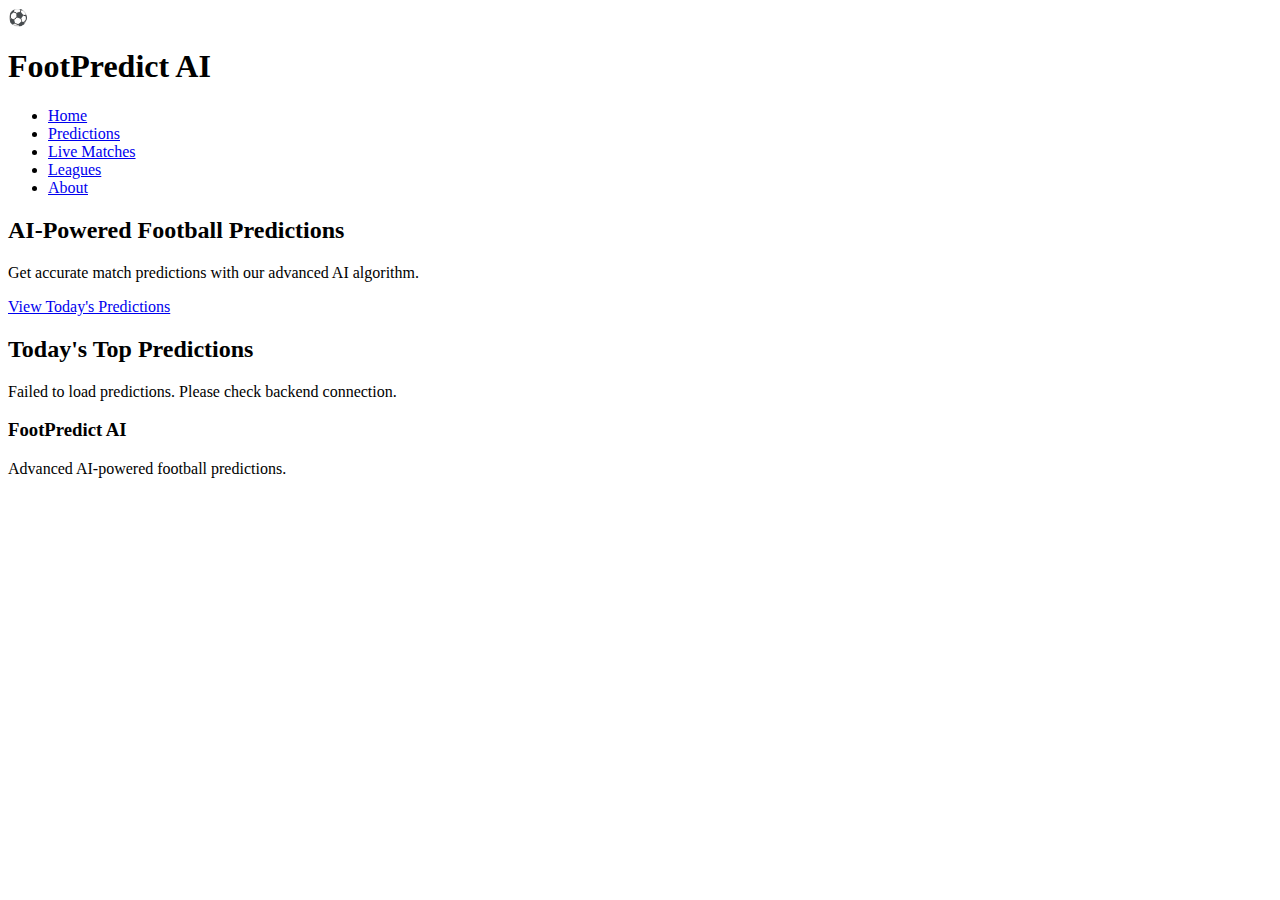
<file: index.html>
<!DOCTYPE html>
<html lang="en">
<head>
    <meta charset="UTF-8">
    <meta name="viewport" content="width=device-width, initial-scale=1.0">
    <title>FootPredict AI - Smart Football Predictions</title>
    <link rel="stylesheet" href="css/style.css">
</head>
<body>
    <header>
        <div class="container">
            <div class="header-content">
                <div class="logo">
                    <div class="logo-icon">⚽</div>
                    <h1>FootPredict AI</h1>
                </div>
                <nav>
                    <ul>
                        <li><a href="index.html" class="active">Home</a></li>
                        <li><a href="predictions.html">Predictions</a></li>
                        <li><a href="live-matches.html">Live Matches</a></li>
                        <li><a href="leagues.html">Leagues</a></li>
                        <li><a href="about.html">About</a></li>
                    </ul>
                </nav>
            </div>
        </div>
    </header>

    <section class="hero">
        <div class="container">
            <h2>AI-Powered Football Predictions</h2>
            <p>Get accurate match predictions with our advanced AI algorithm.</p>
            <a href="predictions.html" class="cta-button">View Today's Predictions</a>
        </div>
    </section>
    <div id=container>
        <div class="container">
        <section id="predictions">
            <div class="section-header">
                <h2 class="section-title">Today's Top Predictions</h2>
            </div>
        
    </div>
        <div id=top-predictions-container class="container">
            <p> wait a moment...</p>
        </div>
                                            
    
    <footer>
        <div class="container">
            <div class="footer-content">
                <div class="footer-section">
                    <h3>FootPredict AI</h3>
                    <p>Advanced AI-powered football predictions.</p>
                </div>
            </div>
        </div>
    </footer>

    <script src="js/main.js"></script>
    <script src="js/home.js"></script>
</body>
                                                                          </html>
</file>
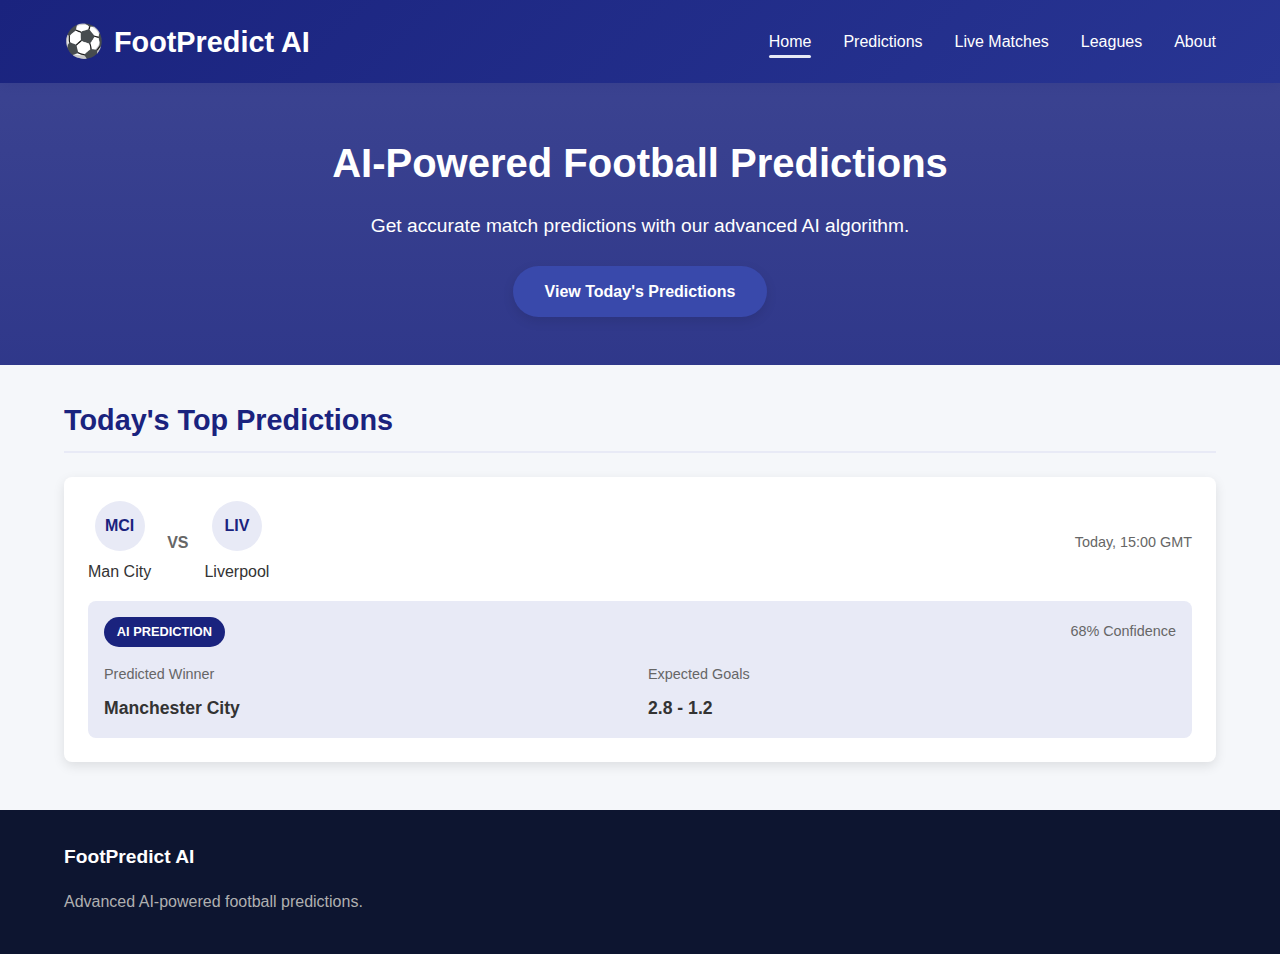
<file: frontend/index.html>
<!DOCTYPE html>
<html lang="en">
<head>
    <meta charset="UTF-8">
    <meta name="viewport" content="width=device-width, initial-scale=1.0">
    <title>FootPredict AI - Smart Football Predictions</title>
    <link rel="stylesheet" href="css/style.css">
</head>
<body>
    <header>
        <div class="container">
            <div class="header-content">
                <div class="logo">
                    <div class="logo-icon">⚽</div>
                    <h1>FootPredict AI</h1>
                </div>
                <nav>
                    <ul>
                        <li><a href="index.html" class="active">Home</a></li>
                        <li><a href="predictions.html">Predictions</a></li>
                        <li><a href="live-matches.html">Live Matches</a></li>
                        <li><a href="leagues.html">Leagues</a></li>
                        <li><a href="about.html">About</a></li>
                    </ul>
                </nav>
            </div>
        </div>
    </header>

    <section class="hero">
        <div class="container">
            <h2>AI-Powered Football Predictions</h2>
            <p>Get accurate match predictions with our advanced AI algorithm.</p>
            <a href="predictions.html" class="cta-button">View Today's Predictions</a>
        </div>
    </section>

    <div class="container">
        <section id="predictions">
            <div class="section-header">
                <h2 class="section-title">Today's Top Predictions</h2>
            </div>
            
            <div class="card">
                <div class="card-header">
                    <div class="match-teams">
                        <div class="team">
                            <div class="team-logo">MCI</div>
                            <div class="team-name">Man City</div>
                        </div>
                        <div class="vs">VS</div>
                        <div class="team">
                            <div class="team-logo">LIV</div>
                            <div class="team-name">Liverpool</div>
                        </div>
                    </div>
                    <div class="match-time">Today, 15:00 GMT</div>
                </div>
                
                <div class="prediction-section">
                    <div class="prediction-header">
                        <div class="ai-badge">AI PREDICTION</div>
                        <div class="accuracy">68% Confidence</div>
                    </div>
                    <div class="prediction-details">
                        <div class="prediction-item">
                            <div class="prediction-label">Predicted Winner</div>
                            <div class="prediction-value">Manchester City</div>
                        </div>
                        <div class="prediction-item">
                            <div class="prediction-label">Expected Goals</div>
                            <div class="prediction-value">2.8 - 1.2</div>
                        </div>
                    </div>
                </div>
            </div>
        </section>
    </div>

    <footer>
        <div class="container">
            <div class="footer-content">
                <div class="footer-section">
                    <h3>FootPredict AI</h3>
                    <p>Advanced AI-powered football predictions.</p>
                </div>
            </div>
        </div>
    </footer>

    <script src="js/main.js"></script>
</body>
                                                                          </html>
</file>
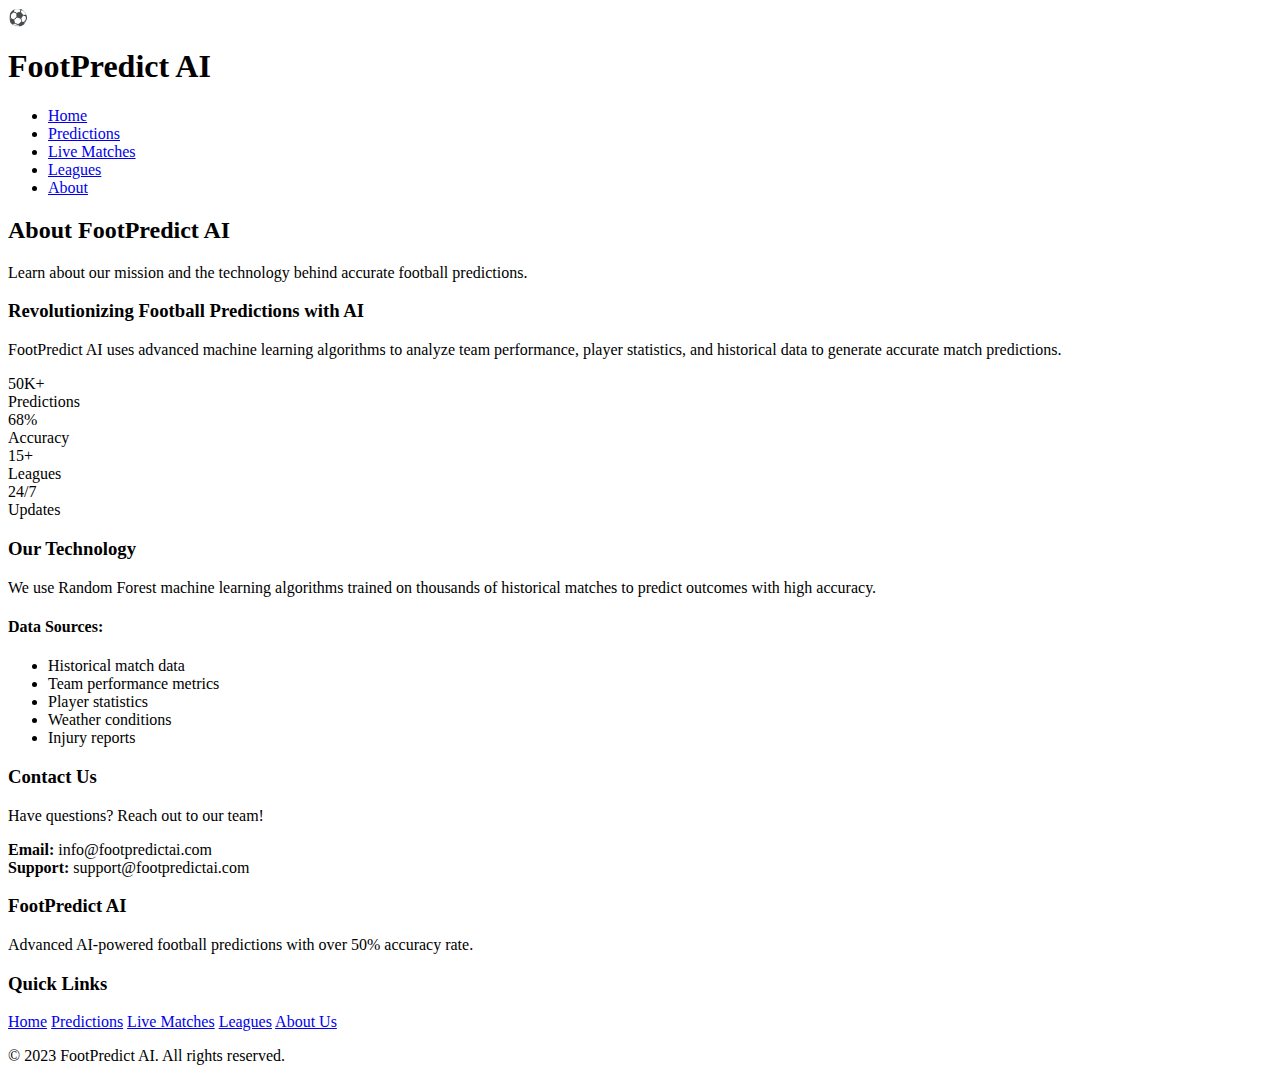
<file: about.html>
<!DOCTYPE html>
<html lang="en">
<head>
    <meta charset="UTF-8">
    <meta name="viewport" content="width=device-width, initial-scale=1.0">
    <title>About - FootPredict AI</title>
    <link rel="stylesheet" href="css/style.css">
</head>
<body>
    <header>
        <div class="container">
            <div class="header-content">
                <div class="logo">
                    <div class="logo-icon">⚽</div>
                    <h1>FootPredict AI</h1>
                </div>
                <nav>
                    <ul>
                        <li><a href="index.html">Home</a></li>
                        <li><a href="predictions.html">Predictions</a></li>
                        <li><a href="live-matches.html">Live Matches</a></li>
                        <li><a href="leagues.html">Leagues</a></li>
                        <li><a href="about.html" class="active">About</a></li>
                    </ul>
                </nav>
            </div>
        </div>
    </header>

    <section class="page-hero">
        <div class="container">
            <h2>About FootPredict AI</h2>
            <p>Learn about our mission and the technology behind accurate football predictions.</p>
        </div>
    </section>

    <div class="container">
        <section id="about-us">
            <div class="card">
                <h3>Revolutionizing Football Predictions with AI</h3>
                <p>FootPredict AI uses advanced machine learning algorithms to analyze team performance, player statistics, and historical data to generate accurate match predictions.</p>
                
                <div class="stats-grid">
                    <div class="stat-card">
                        <div class="stat-value">50K+</div>
                        <div class="stat-label">Predictions</div>
                    </div>
                    <div class="stat-card">
                        <div class="stat-value">68%</div>
                        <div class="stat-label">Accuracy</div>
                    </div>
                    <div class="stat-card">
                        <div class="stat-value">15+</div>
                        <div class="stat-label">Leagues</div>
                    </div>
                    <div class="stat-card">
                        <div class="stat-value">24/7</div>
                        <div class="stat-label">Updates</div>
                    </div>
                </div>
            </div>
        </section>

        <section id="technology">
            <div class="card">
                <h3>Our Technology</h3>
                <p>We use Random Forest machine learning algorithms trained on thousands of historical matches to predict outcomes with high accuracy.</p>
                
                <h4>Data Sources:</h4>
                <ul>
                    <li>Historical match data</li>
                    <li>Team performance metrics</li>
                    <li>Player statistics</li>
                    <li>Weather conditions</li>
                    <li>Injury reports</li>
                </ul>
            </div>
        </section>

        <section id="contact">
            <div class="card">
                <h3>Contact Us</h3>
                <p>Have questions? Reach out to our team!</p>
                
                <div class="contact-info">
                    <div class="contact-item">
                        <strong>Email:</strong> info@footpredictai.com
                    </div>
                    <div class="contact-item">
                        <strong>Support:</strong> support@footpredictai.com
                    </div>
                </div>
            </div>
        </section>
    </div>

    <footer>
        <div class="container">
            <div class="footer-content">
                <div class="footer-section">
                    <h3>FootPredict AI</h3>
                    <p>Advanced AI-powered football predictions with over 50% accuracy rate.</p>
                </div>
                <div class="footer-section">
                    <h3>Quick Links</h3>
                    <a href="index.html">Home</a>
                    <a href="predictions.html">Predictions</a>
                    <a href="live-matches.html">Live Matches</a>
                    <a href="leagues.html">Leagues</a>
                    <a href="about.html">About Us</a>
                </div>
            </div>
            <div class="copyright">
                <p>&copy; 2023 FootPredict AI. All rights reserved.</p>
            </div>
        </div>
    </footer>

    <script src="js/main.js"></script>
    <script src="config.js"></script>
</body>
                      </html>
</file>
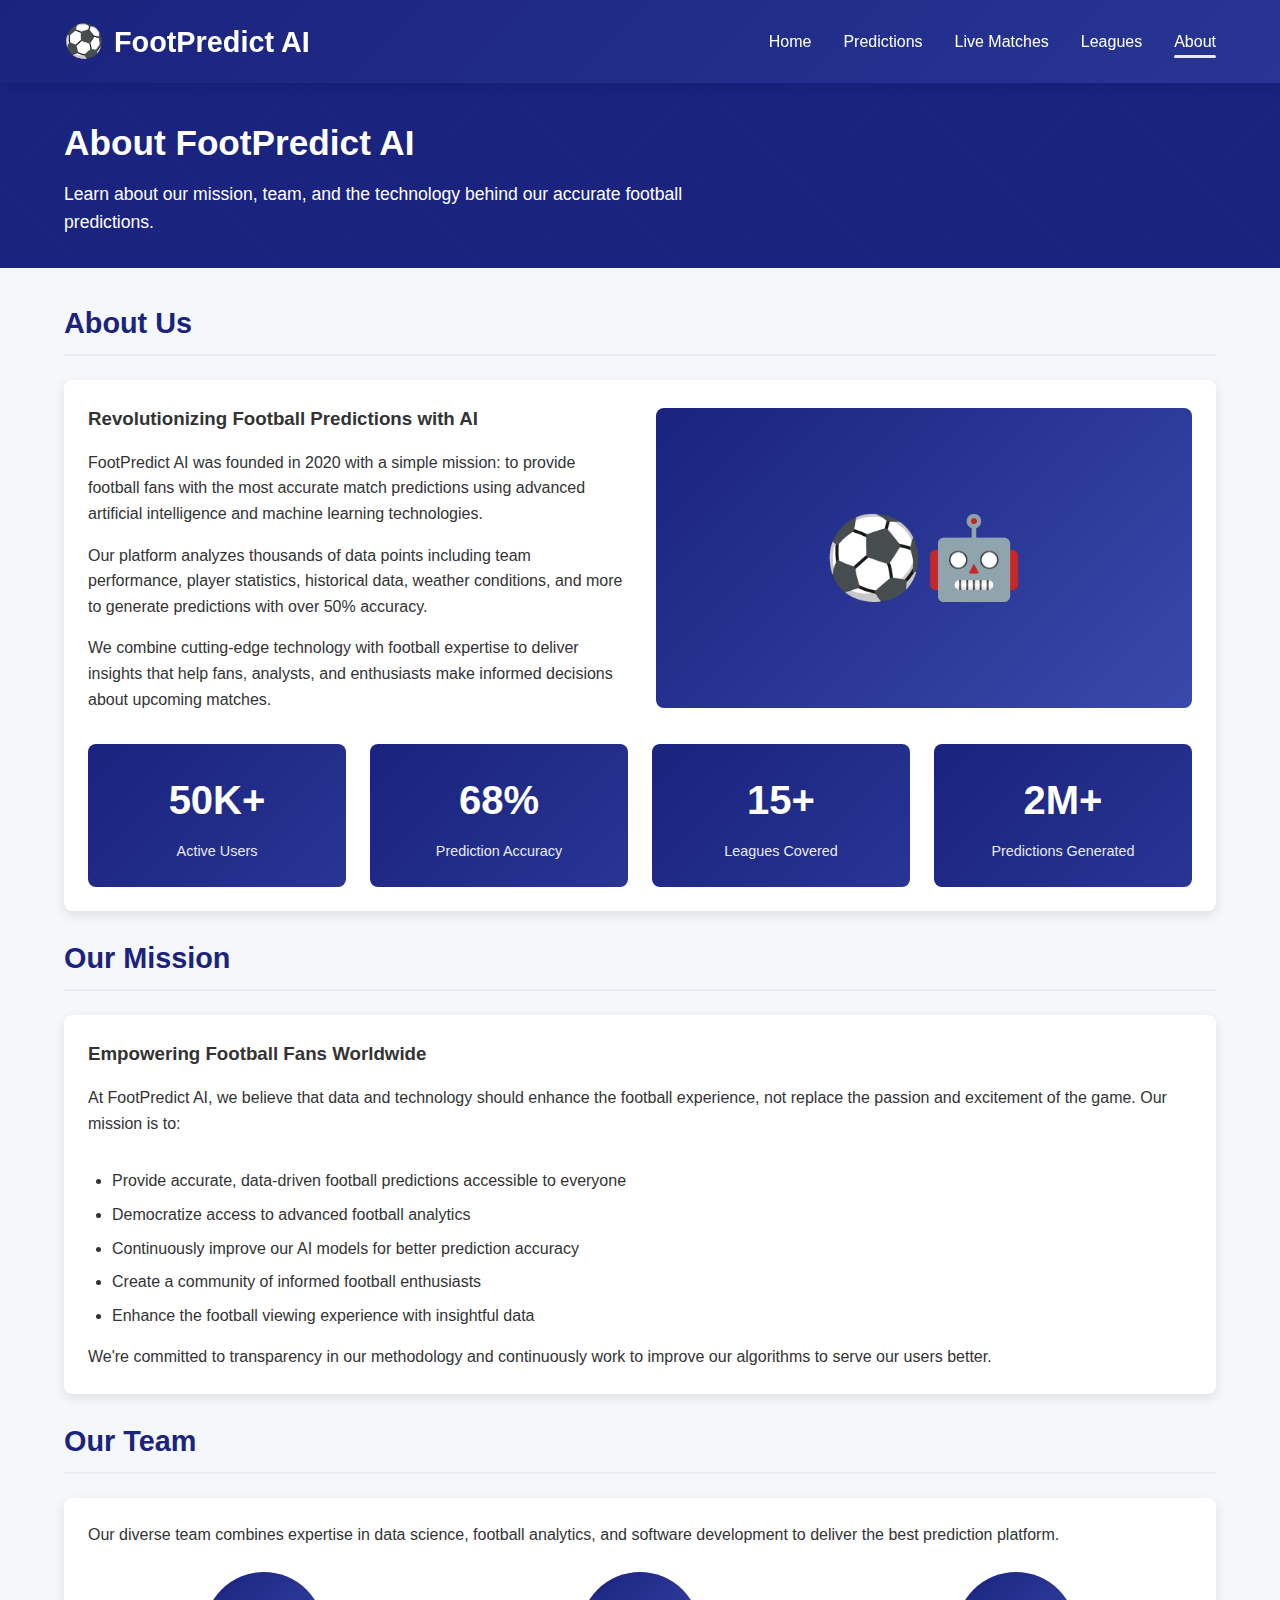
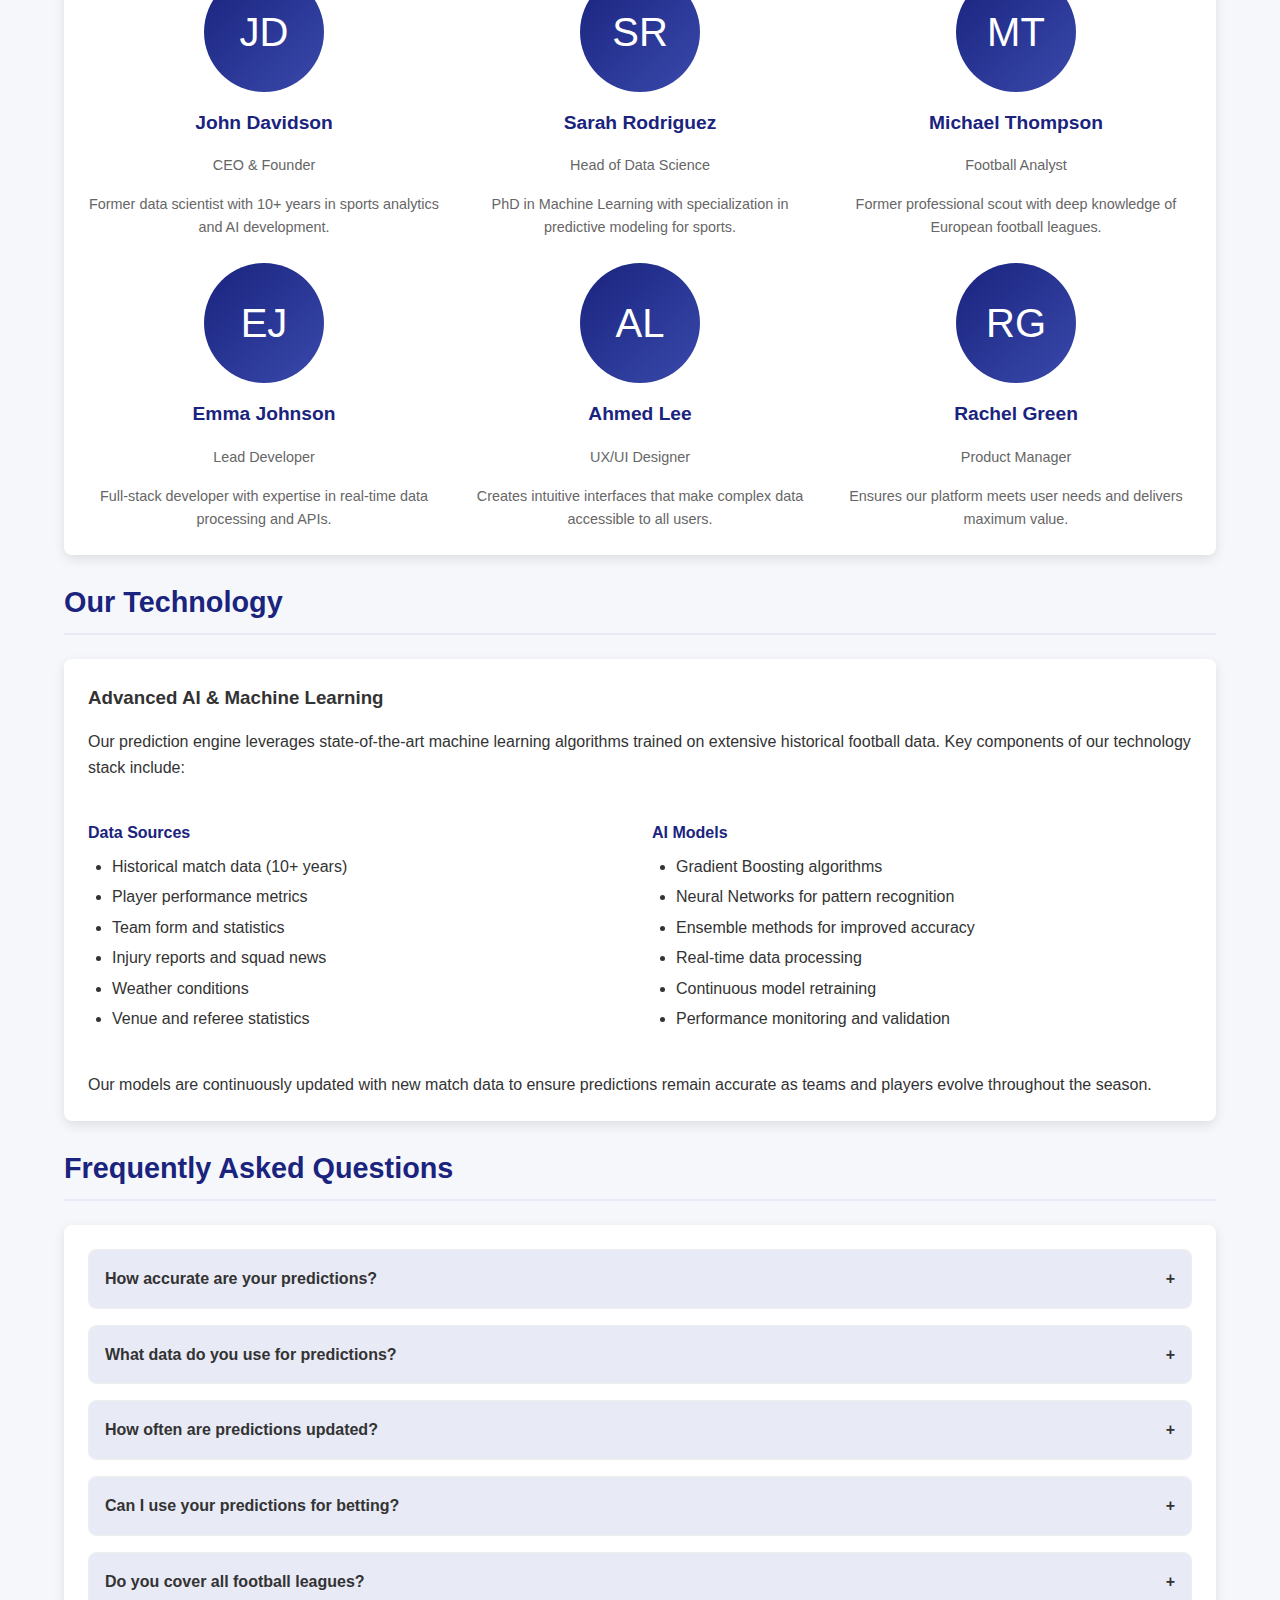
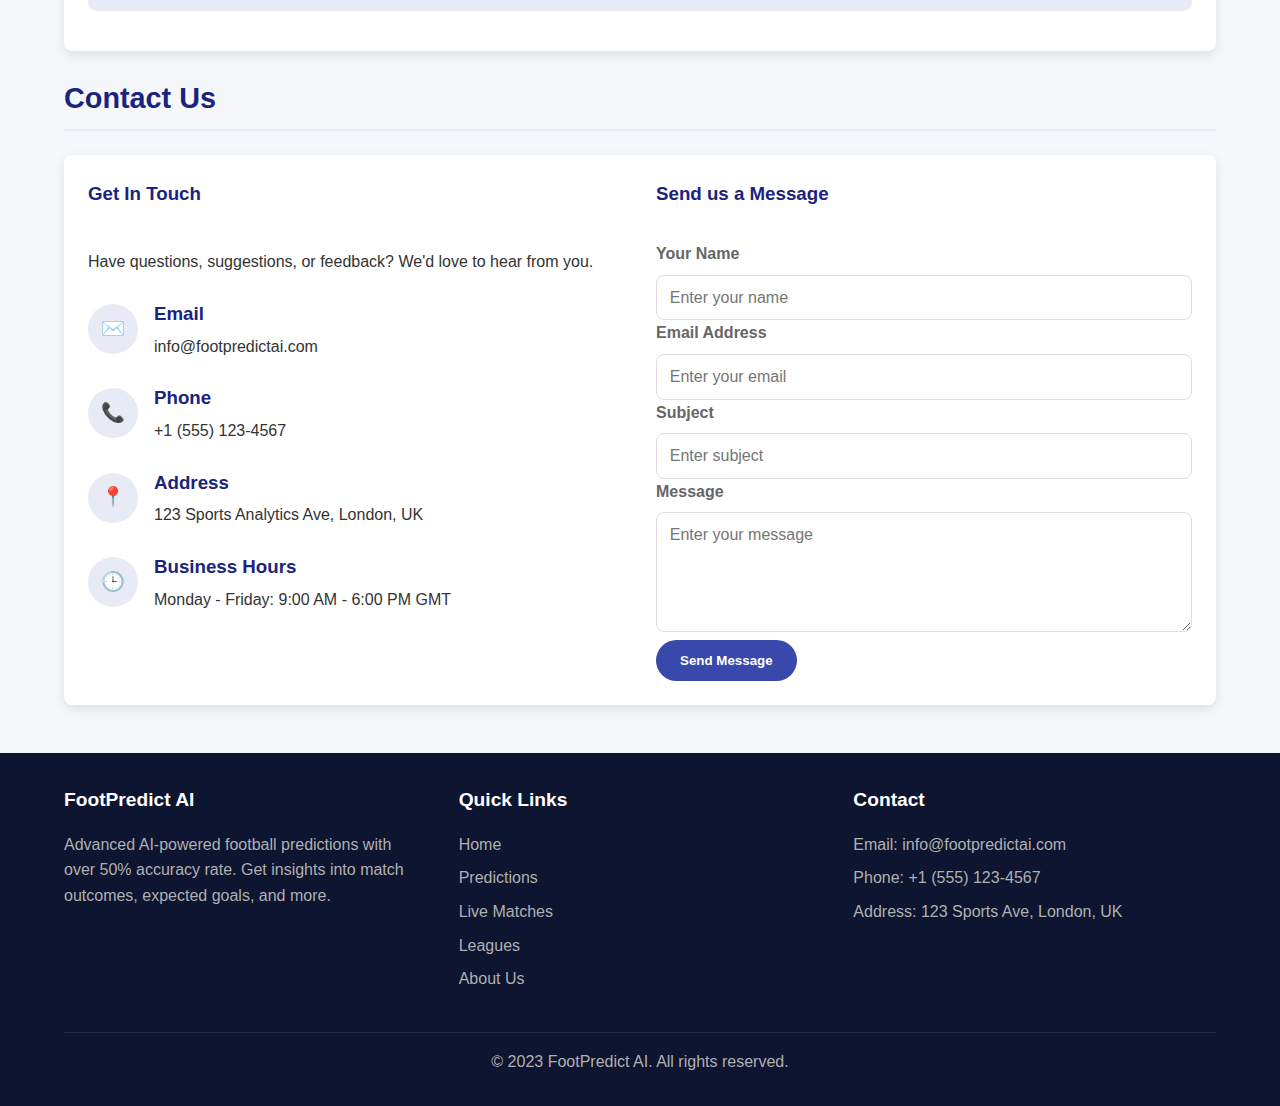
<file: About.html>
<!DOCTYPE html>
<html lang="en">
<head>
    <meta charset="UTF-8">
    <meta name="viewport" content="width=device-width, initial-scale=1.0">
    <title>About Us - FootPredict AI</title>
    <style>
        :root {
            --primary: #1a237e;
            --secondary: #283593;
            --accent: #3949ab;
            --light: #e8eaf6;
            --dark: #0d1530;
            --success: #4caf50;
            --warning: #ff9800;
            --danger: #f44336;
            --text: #333;
            --text-light: #666;
            --white: #fff;
            --shadow: 0 4px 12px rgba(0,0,0,0.1);
            --radius: 8px;
        }

        * {
            margin: 0;
            padding: 0;
            box-sizing: border-box;
            font-family: 'Segoe UI', Tahoma, Geneva, Verdana, sans-serif;
        }

        body {
            background-color: #f5f7fa;
            color: var(--text);
            line-height: 1.6;
        }

        header {
            background: linear-gradient(135deg, var(--primary), var(--secondary));
            color: var(--white);
            padding: 1rem 0;
            box-shadow: var(--shadow);
            position: sticky;
            top: 0;
            z-index: 100;
        }

        .container {
            width: 90%;
            max-width: 1200px;
            margin: 0 auto;
        }

        .header-content {
            display: flex;
            justify-content: space-between;
            align-items: center;
        }

        .logo {
            display: flex;
            align-items: center;
            gap: 10px;
        }

        .logo h1 {
            font-size: 1.8rem;
            font-weight: 700;
        }

        .logo-icon {
            font-size: 2rem;
        }

        nav ul {
            display: flex;
            list-style: none;
            gap: 2rem;
        }

        nav a {
            color: var(--white);
            text-decoration: none;
            font-weight: 500;
            transition: all 0.3s ease;
            padding: 0.5rem 0;
            position: relative;
        }

        nav a:hover {
            color: var(--light);
        }

        nav a.active::after {
            content: '';
            position: absolute;
            bottom: 0;
            left: 0;
            width: 100%;
            height: 3px;
            background-color: var(--light);
            border-radius: 3px;
        }

        .page-hero {
            background: linear-gradient(rgba(26, 35, 126, 0.85), rgba(26, 35, 126, 0.9)), url('data:image/svg+xml;utf8,<svg xmlns="http://www.w3.org/2000/svg" width="100" height="100" viewBox="0 0 100 100"><rect width="100" height="100" fill="%231a237e"/><path d="M0 0L100 100M100 0L0 100" stroke="%23283593" stroke-width="1"/></svg>');
            color: var(--white);
            padding: 2rem 0;
            margin-bottom: 2rem;
        }

        .page-hero h2 {
            font-size: 2.2rem;
            margin-bottom: 0.5rem;
        }

        .page-hero p {
            font-size: 1.1rem;
            max-width: 700px;
        }

        .section-header {
            margin-bottom: 1.5rem;
            padding-bottom: 0.5rem;
            border-bottom: 2px solid var(--light);
        }

        .section-title {
            font-size: 1.8rem;
            color: var(--primary);
            font-weight: 700;
        }

        .card {
            background-color: var(--white);
            border-radius: var(--radius);
            box-shadow: var(--shadow);
            padding: 1.5rem;
            margin-bottom: 1.5rem;
            transition: transform 0.3s ease;
        }

        .card:hover {
            transform: translateY(-5px);
        }

        .about-content {
            display: grid;
            grid-template-columns: 1fr 1fr;
            gap: 2rem;
            align-items: center;
        }

        .about-text {
            display: flex;
            flex-direction: column;
            gap: 1rem;
        }

        .about-image {
            width: 100%;
            height: 300px;
            background: linear-gradient(135deg, var(--primary), var(--accent));
            border-radius: var(--radius);
            display: flex;
            align-items: center;
            justify-content: center;
            color: var(--white);
            font-size: 5rem;
        }

        .stats-grid {
            display: grid;
            grid-template-columns: repeat(4, 1fr);
            gap: 1.5rem;
            margin-top: 2rem;
        }

        .stat-card {
            background: linear-gradient(135deg, var(--primary), var(--secondary));
            color: var(--white);
            padding: 1.5rem;
            border-radius: var(--radius);
            text-align: center;
            display: flex;
            flex-direction: column;
            gap: 0.5rem;
        }

        .stat-value {
            font-size: 2.5rem;
            font-weight: 700;
        }

        .stat-label {
            font-size: 0.9rem;
            opacity: 0.9;
        }

        .team-grid {
            display: grid;
            grid-template-columns: repeat(3, 1fr);
            gap: 1.5rem;
            margin-top: 1.5rem;
        }

        .team-member {
            display: flex;
            flex-direction: column;
            align-items: center;
            text-align: center;
            gap: 1rem;
        }

        .member-photo {
            width: 120px;
            height: 120px;
            border-radius: 50%;
            background: linear-gradient(135deg, var(--primary), var(--accent));
            display: flex;
            align-items: center;
            justify-content: center;
            color: var(--white);
            font-size: 2.5rem;
        }

        .member-name {
            font-size: 1.2rem;
            font-weight: 700;
            color: var(--primary);
        }

        .member-role {
            color: var(--text-light);
            font-size: 0.9rem;
        }

        .member-bio {
            font-size: 0.9rem;
            color: var(--text-light);
        }

        .faq-item {
            margin-bottom: 1rem;
            border: 1px solid #eee;
            border-radius: var(--radius);
            overflow: hidden;
        }

        .faq-question {
            background-color: var(--light);
            padding: 1rem;
            font-weight: 600;
            cursor: pointer;
            display: flex;
            justify-content: space-between;
            align-items: center;
        }

        .faq-answer {
            padding: 1rem;
            background-color: var(--white);
            display: none;
        }

        .faq-item.active .faq-answer {
            display: block;
        }

        .contact-grid {
            display: grid;
            grid-template-columns: 1fr 1fr;
            gap: 2rem;
        }

        .contact-info {
            display: flex;
            flex-direction: column;
            gap: 1.5rem;
        }

        .contact-item {
            display: flex;
            align-items: center;
            gap: 1rem;
        }

        .contact-icon {
            width: 50px;
            height: 50px;
            background-color: var(--light);
            border-radius: 50%;
            display: flex;
            align-items: center;
            justify-content: center;
            color: var(--primary);
            font-size: 1.2rem;
        }

        .contact-details h3 {
            margin-bottom: 0.3rem;
            color: var(--primary);
        }

        .contact-form {
            display: flex;
            flex-direction: column;
            gap: 1rem;
        }

        .form-group {
            display: flex;
            flex-direction: column;
            gap: 0.5rem;
        }

        .form-group label {
            font-weight: 600;
            color: var(--text-light);
        }

        .form-control {
            padding: 0.8rem;
            border: 1px solid #ddd;
            border-radius: var(--radius);
            font-size: 1rem;
        }

        .form-control:focus {
            outline: none;
            border-color: var(--accent);
        }

        textarea.form-control {
            min-height: 120px;
            resize: vertical;
        }

        .submit-btn {
            background-color: var(--accent);
            color: var(--white);
            border: none;
            padding: 0.8rem 1.5rem;
            border-radius: 30px;
            cursor: pointer;
            font-weight: 600;
            transition: all 0.3s ease;
            margin-top: 0.5rem;
        }

        .submit-btn:hover {
            background-color: var(--primary);
            transform: translateY(-2px);
        }

        footer {
            background-color: var(--dark);
            color: var(--white);
            padding: 2rem 0;
            margin-top: 3rem;
        }

        .footer-content {
            display: grid;
            grid-template-columns: repeat(3, 1fr);
            gap: 2rem;
        }

        .footer-section h3 {
            margin-bottom: 1rem;
            font-size: 1.2rem;
        }

        .footer-section p, .footer-section a {
            color: #b0b0b0;
            margin-bottom: 0.5rem;
            display: block;
            text-decoration: none;
        }

        .footer-section a:hover {
            color: var(--white);
        }

        .copyright {
            text-align: center;
            margin-top: 2rem;
            padding-top: 1rem;
            border-top: 1px solid rgba(255,255,255,0.1);
            color: #b0b0b0;
        }

        .loading {
            text-align: center;
            padding: 2rem;
            color: var(--text-light);
        }

        .spinner {
            border: 4px solid rgba(0, 0, 0, 0.1);
            border-left-color: var(--primary);
            border-radius: 50%;
            width: 40px;
            height: 40px;
            animation: spin 1s linear infinite;
            margin: 0 auto 1rem;
        }

        @keyframes spin {
            to { transform: rotate(360deg); }
        }

        @media (max-width: 768px) {
            .header-content {
                flex-direction: column;
                gap: 1rem;
            }

            nav ul {
                gap: 1rem;
            }

            .page-hero h2 {
                font-size: 1.8rem;
            }

            .about-content {
                grid-template-columns: 1fr;
            }

            .stats-grid {
                grid-template-columns: repeat(2, 1fr);
            }

            .team-grid {
                grid-template-columns: 1fr;
            }

            .contact-grid {
                grid-template-columns: 1fr;
            }

            .footer-content {
                grid-template-columns: 1fr;
            }
        }
    </style>
</head>
<body>
    <header>
        <div class="container">
            <div class="header-content">
                <div class="logo">
                    <div class="logo-icon">⚽</div>
                    <h1>FootPredict AI</h1>
                </div>
                <nav>
                    <ul>
                        <li><a href="index.html">Home</a></li>
                        <li><a href="predictions.html">Predictions</a></li>
                        <li><a href="live-matches.html">Live Matches</a></li>
                        <li><a href="leagues.html">Leagues</a></li>
                        <li><a href="about.html" class="active">About</a></li>
                    </ul>
                </nav>
            </div>
        </div>
    </header>

    <section class="page-hero">
        <div class="container">
            <h2>About FootPredict AI</h2>
            <p>Learn about our mission, team, and the technology behind our accurate football predictions.</p>
        </div>
    </section>

    <div class="container">
        <section id="about-us">
            <div class="section-header">
                <h2 class="section-title">About Us</h2>
            </div>

            <div class="card">
                <div class="about-content">
                    <div class="about-text">
                        <h3>Revolutionizing Football Predictions with AI</h3>
                        <p>FootPredict AI was founded in 2020 with a simple mission: to provide football fans with the most accurate match predictions using advanced artificial intelligence and machine learning technologies.</p>
                        <p>Our platform analyzes thousands of data points including team performance, player statistics, historical data, weather conditions, and more to generate predictions with over 50% accuracy.</p>
                        <p>We combine cutting-edge technology with football expertise to deliver insights that help fans, analysts, and enthusiasts make informed decisions about upcoming matches.</p>
                    </div>
                    <div class="about-image">
                        ⚽🤖
                    </div>
                </div>

                <div class="stats-grid">
                    <div class="stat-card">
                        <div class="stat-value">50K+</div>
                        <div class="stat-label">Active Users</div>
                    </div>
                    <div class="stat-card">
                        <div class="stat-value">68%</div>
                        <div class="stat-label">Prediction Accuracy</div>
                    </div>
                    <div class="stat-card">
                        <div class="stat-value">15+</div>
                        <div class="stat-label">Leagues Covered</div>
                    </div>
                    <div class="stat-card">
                        <div class="stat-value">2M+</div>
                        <div class="stat-label">Predictions Generated</div>
                    </div>
                </div>
            </div>
        </section>

        <section id="our-mission">
            <div class="section-header">
                <h2 class="section-title">Our Mission</h2>
            </div>

            <div class="card">
                <div class="about-text">
                    <h3>Empowering Football Fans Worldwide</h3>
                    <p>At FootPredict AI, we believe that data and technology should enhance the football experience, not replace the passion and excitement of the game. Our mission is to:</p>
                    <ul style="padding-left: 1.5rem; margin-top: 1rem;">
                        <li style="margin-bottom: 0.5rem;">Provide accurate, data-driven football predictions accessible to everyone</li>
                        <li style="margin-bottom: 0.5rem;">Democratize access to advanced football analytics</li>
                        <li style="margin-bottom: 0.5rem;">Continuously improve our AI models for better prediction accuracy</li>
                        <li style="margin-bottom: 0.5rem;">Create a community of informed football enthusiasts</li>
                        <li>Enhance the football viewing experience with insightful data</li>
                    </ul>
                    <p>We're committed to transparency in our methodology and continuously work to improve our algorithms to serve our users better.</p>
                </div>
            </div>
        </section>

        <section id="our-team">
            <div class="section-header">
                <h2 class="section-title">Our Team</h2>
            </div>

            <div class="card">
                <p style="margin-bottom: 1.5rem;">Our diverse team combines expertise in data science, football analytics, and software development to deliver the best prediction platform.</p>
                
                <div class="team-grid">
                    <div class="team-member">
                        <div class="member-photo">JD</div>
                        <div class="member-name">John Davidson</div>
                        <div class="member-role">CEO & Founder</div>
                        <div class="member-bio">Former data scientist with 10+ years in sports analytics and AI development.</div>
                    </div>
                    <div class="team-member">
                        <div class="member-photo">SR</div>
                        <div class="member-name">Sarah Rodriguez</div>
                        <div class="member-role">Head of Data Science</div>
                        <div class="member-bio">PhD in Machine Learning with specialization in predictive modeling for sports.</div>
                    </div>
                    <div class="team-member">
                        <div class="member-photo">MT</div>
                        <div class="member-name">Michael Thompson</div>
                        <div class="member-role">Football Analyst</div>
                        <div class="member-bio">Former professional scout with deep knowledge of European football leagues.</div>
                    </div>
                    <div class="team-member">
                        <div class="member-photo">EJ</div>
                        <div class="member-name">Emma Johnson</div>
                        <div class="member-role">Lead Developer</div>
                        <div class="member-bio">Full-stack developer with expertise in real-time data processing and APIs.</div>
                    </div>
                    <div class="team-member">
                        <div class="member-photo">AL</div>
                        <div class="member-name">Ahmed Lee</div>
                        <div class="member-role">UX/UI Designer</div>
                        <div class="member-bio">Creates intuitive interfaces that make complex data accessible to all users.</div>
                    </div>
                    <div class="team-member">
                        <div class="member-photo">RG</div>
                        <div class="member-name">Rachel Green</div>
                        <div class="member-role">Product Manager</div>
                        <div class="member-bio">Ensures our platform meets user needs and delivers maximum value.</div>
                    </div>
                </div>
            </div>
        </section>

        <section id="technology">
            <div class="section-header">
                <h2 class="section-title">Our Technology</h2>
            </div>

            <div class="card">
                <div class="about-text">
                    <h3>Advanced AI & Machine Learning</h3>
                    <p>Our prediction engine leverages state-of-the-art machine learning algorithms trained on extensive historical football data. Key components of our technology stack include:</p>
                    
                    <div style="display: grid; grid-template-columns: 1fr 1fr; gap: 1.5rem; margin-top: 1.5rem;">
                        <div>
                            <h4 style="color: var(--primary); margin-bottom: 0.5rem;">Data Sources</h4>
                            <ul style="padding-left: 1.5rem;">
                                <li style="margin-bottom: 0.3rem;">Historical match data (10+ years)</li>
                                <li style="margin-bottom: 0.3rem;">Player performance metrics</li>
                                <li style="margin-bottom: 0.3rem;">Team form and statistics</li>
                                <li style="margin-bottom: 0.3rem;">Injury reports and squad news</li>
                                <li style="margin-bottom: 0.3rem;">Weather conditions</li>
                                <li>Venue and referee statistics</li>
                            </ul>
                        </div>
                        <div>
                            <h4 style="color: var(--primary); margin-bottom: 0.5rem;">AI Models</h4>
                            <ul style="padding-left: 1.5rem;">
                                <li style="margin-bottom: 0.3rem;">Gradient
                                Boosting algorithms</li>
                                <li style="margin-bottom: 0.3rem;">Neural Networks for pattern recognition</li>
                                <li style="margin-bottom: 0.3rem;">Ensemble methods for improved accuracy</li>
                                <li style="margin-bottom: 0.3rem;">Real-time data processing</li>
                                <li style="margin-bottom: 0.3rem;">Continuous model retraining</li>
                                <li>Performance monitoring and validation</li>
                            </ul>
                        </div>
                    </div>
                    
                    <p style="margin-top: 1.5rem;">Our models are continuously updated with new match data to ensure predictions remain accurate as teams and players evolve throughout the season.</p>
                </div>
            </div>
        </section>

        <section id="faq">
            <div class="section-header">
                <h2 class="section-title">Frequently Asked Questions</h2>
            </div>

            <div class="card">
                <div class="faq-item">
                    <div class="faq-question">
                        <span>How accurate are your predictions?</span>
                        <span>+</span>
                    </div>
                    <div class="faq-answer">
                        <p>Our AI models consistently achieve over 50% accuracy in predicting match outcomes, which is significantly higher than random guessing (33%). For certain leagues and match types, our accuracy can reach 68% or higher.</p>
                    </div>
                </div>

                <div class="faq-item">
                    <div class="faq-question">
                        <span>What data do you use for predictions?</span>
                        <span>+</span>
                    </div>
                    <div class="faq-answer">
                        <p>We analyze hundreds of data points including team form, player performance, head-to-head records, injuries, weather conditions, and historical trends. Our models process this data to generate probabilistic predictions.</p>
                    </div>
                </div>

                <div class="faq-item">
                    <div class="faq-question">
                        <span>How often are predictions updated?</span>
                        <span>+</span>
                    </div>
                    <div class="faq-answer">
                        <p>Predictions are updated in real-time as new information becomes available, such as team news, lineup announcements, and changing weather conditions. We recommend checking back close to match time for the most accurate predictions.</p>
                    </div>
                </div>

                <div class="faq-item">
                    <div class="faq-question">
                        <span>Can I use your predictions for betting?</span>
                        <span>+</span>
                    </div>
                    <div class="faq-answer">
                        <p>While our predictions are designed to be accurate, we do not encourage or endorse gambling. Our service is intended for informational and entertainment purposes only. Please gamble responsibly and within your means.</p>
                    </div>
                </div>

                <div class="faq-item">
                    <div class="faq-question">
                        <span>Do you cover all football leagues?</span>
                        <span>+</span>
                    </div>
                    <div class="faq-answer">
                        <p>We currently cover 15+ major leagues including Premier League, La Liga, Serie A, Bundesliga, Ligue 1, and Champions League. We're continuously expanding our coverage to include more leagues and competitions.</p>
                    </div>
                </div>
            </div>
        </section>

        <section id="contact">
            <div class="section-header">
                <h2 class="section-title">Contact Us</h2>
            </div>

            <div class="card">
                <div class="contact-grid">
                    <div class="contact-info">
                        <h3 style="color: var(--primary); margin-bottom: 1rem;">Get In Touch</h3>
                        <p>Have questions, suggestions, or feedback? We'd love to hear from you.</p>
                        
                        <div class="contact-item">
                            <div class="contact-icon">✉️</div>
                            <div class="contact-details">
                                <h3>Email</h3>
                                <p>info@footpredictai.com</p>
                            </div>
                        </div>
                        
                        <div class="contact-item">
                            <div class="contact-icon">📞</div>
                            <div class="contact-details">
                                <h3>Phone</h3>
                                <p>+1 (555) 123-4567</p>
                            </div>
                        </div>
                        
                        <div class="contact-item">
                            <div class="contact-icon">📍</div>
                            <div class="contact-details">
                                <h3>Address</h3>
                                <p>123 Sports Analytics Ave, London, UK</p>
                            </div>
                        </div>
                        
                        <div class="contact-item">
                            <div class="contact-icon">🕒</div>
                            <div class="contact-details">
                                <h3>Business Hours</h3>
                                <p>Monday - Friday: 9:00 AM - 6:00 PM GMT</p>
                            </div>
                        </div>
                    </div>
                    
                    <div class="contact-form">
                        <h3 style="color: var(--primary); margin-bottom: 1rem;">Send us a Message</h3>
                        <form id="contactForm">
                            <div class="form-group">
                                <label for="name">Your Name</label>
                                <input type="text" id="name" class="form-control" placeholder="Enter your name">
                            </div>
                            
                            <div class="form-group">
                                <label for="email">Email Address</label>
                                <input type="email" id="email" class="form-control" placeholder="Enter your email">
                            </div>
                            
                            <div class="form-group">
                                <label for="subject">Subject</label>
                                <input type="text" id="subject" class="form-control" placeholder="Enter subject">
                            </div>
                            
                            <div class="form-group">
                                <label for="message">Message</label>
                                <textarea id="message" class="form-control" placeholder="Enter your message"></textarea>
                            </div>
                            
                            <button type="submit" class="submit-btn">Send Message</button>
                        </form>
                    </div>
                </div>
            </div>
        </section>
    </div>

    <footer>
        <div class="container">
            <div class="footer-content">
                <div class="footer-section">
                    <h3>FootPredict AI</h3>
                    <p>Advanced AI-powered football predictions with over 50% accuracy rate. Get insights into match outcomes, expected goals, and more.</p>
                </div>
                <div class="footer-section">
                    <h3>Quick Links</h3>
                    <a href="index.html">Home</a>
                    <a href="predictions.html">Predictions</a>
                    <a href="live-matches.html">Live Matches</a>
                    <a href="leagues.html">Leagues</a>
                    <a href="about.html">About Us</a>
                </div>
                <div class="footer-section">
                    <h3>Contact</h3>
                    <p>Email: info@footpredictai.com</p>
                    <p>Phone: +1 (555) 123-4567</p>
                    <p>Address: 123 Sports Ave, London, UK</p>
                </div>
            </div>
            <div class="copyright">
                <p>&copy; 2023 FootPredict AI. All rights reserved.</p>
            </div>
        </div>
    </footer>

    <script>
        document.addEventListener('DOMContentLoaded', function() {
            // FAQ toggle functionality
            const faqQuestions = document.querySelectorAll('.faq-question');
            
            faqQuestions.forEach(question => {
                question.addEventListener('click', function() {
                    const faqItem = this.parentElement;
                    faqItem.classList.toggle('active');
                    
                    // Toggle between + and -
                    const icon = this.querySelector('span:last-child');
                    icon.textContent = faqItem.classList.contains('active') ? '−' : '+';
                });
            });
            
            // Contact form submission
            const contactForm = document.getElementById('contactForm');
            
            contactForm.addEventListener('submit', function(e) {
                e.preventDefault();
                
                // Get form values
                const name = document.getElementById('name').value;
                const email = document.getElementById('email').value;
                const subject = document.getElementById('subject').value;
                const message = document.getElementById('message').value;
                
                // Simple validation
                if (!name || !email || !subject || !message) {
                    alert('Please fill in all fields');
                    return;
                }
                
                // In a real application, you would send this data to a server
                // For this example, we'll just show a success message
                alert('Thank you for your message! We will get back to you soon.');
                contactForm.reset();
            });
            
            // Smooth scrolling for anchor links
            document.querySelectorAll('a[href^="#"]').forEach(anchor => {
                anchor.addEventListener('click', function(e) {
                    e.preventDefault();
                    
                    const targetId = this.getAttribute('href');
                    if (targetId === '#') return;
                    
                    const targetElement = document.querySelector(targetId);
                    if (targetElement) {
                        window.scrollTo({
                            top: targetElement.offsetTop - 100,
                            behavior: 'smooth'
                        });
                    }
                });
            });
        });
    </script>
</body>
</html>
</file>
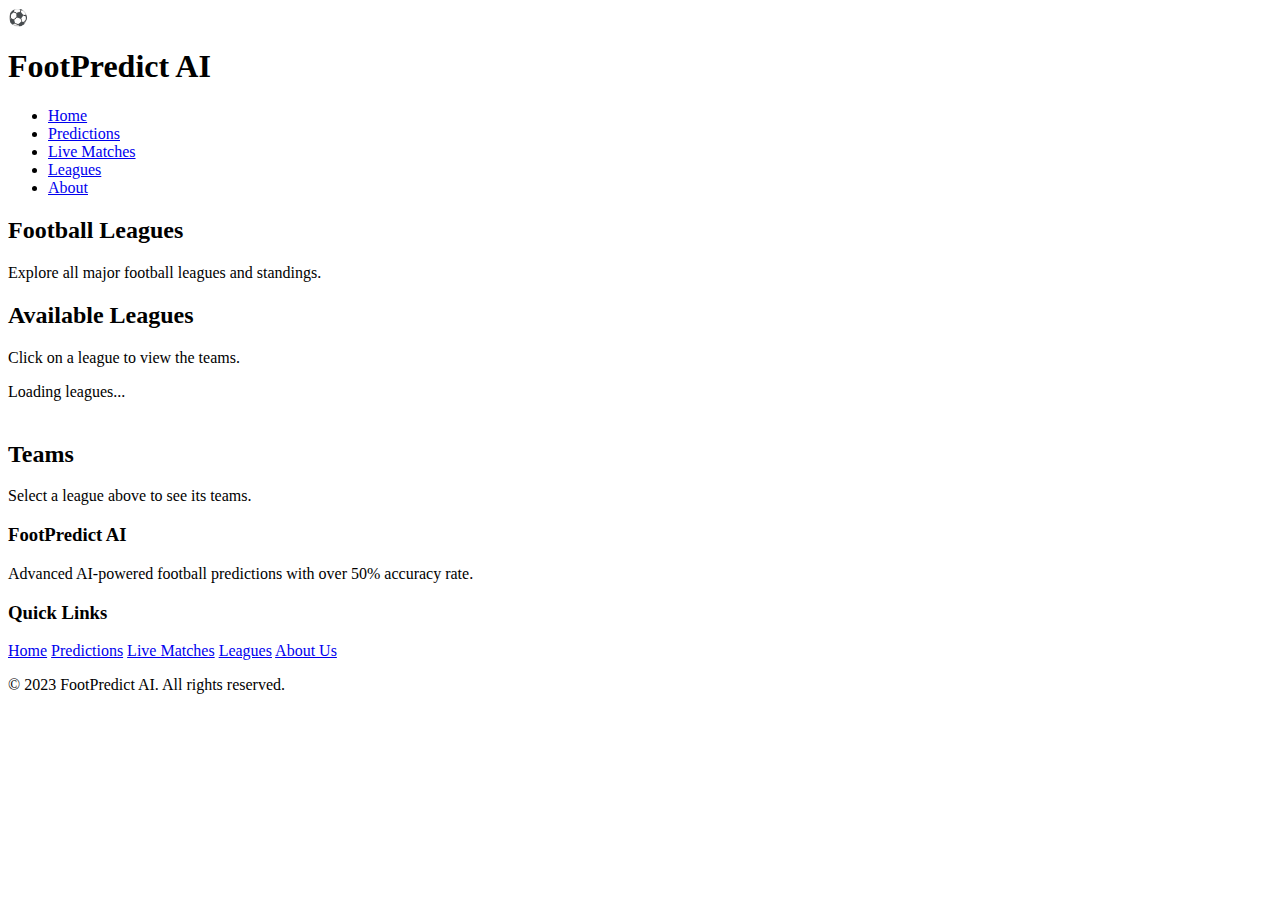
<file: leagues.html>
<!DOCTYPE html>
<html lang="en">
<head>
    <meta charset="UTF-8">
    <meta name="viewport" content="width=device-width, initial-scale=1.0">
    <title>Leagues - FootPredict AI</title>
    <link rel="stylesheet" href="css/style.css">
</head>
<body>
    
    <header>
        <div class="container">
            <div class="header-content">
                <div class="logo">
                    <div class="logo-icon">⚽</div>
                    <h1>FootPredict AI</h1>
                </div>
                <nav>
                    <ul>
                        <li><a href="index.html">Home</a></li>
                        <li><a href="predictions.html">Predictions</a></li>
                        <li><a href="live-matches.html">Live Matches</a></li>
                        <li><a href="leagues.html" class="active">Leagues</a></li>
                        <li><a href="about.html">About</a></li>
                    </ul>
                </nav>
            </div>
        </div>
    </header>

    <section class="page-hero">
        <div class="container">
            <h2>Football Leagues</h2>
            <p>Explore all major football leagues and standings.</p>
        </div>
</section>

    <div class="container">
        <section id="leagues-list-section"> <div class="section-header">
                <h2 class="section-title">Available Leagues</h2>
                <p>Click on a league to view the teams.</p>
            </div>

            <div id="leagues-container" class="card-grid"> 
                <p>Loading leagues...</p>
            </div>
        </section>
        
        <section id="teams-display-section" style="margin-top: 40px;">
            <h2 class="section-title">Teams</h2>
            <div id="teams-display-container">
                <p>Select a league above to see its teams.</p>
            </div>
        </section>
    </div>
    <footer>
        <div class="container">
            <div class="footer-content">
                <div class="footer-section">
                    <h3>FootPredict AI</h3>
                    <p>Advanced AI-powered football predictions with over 50% accuracy rate.</p>
                </div>
                <div class="footer-section">
                    <h3>Quick Links</h3>
                    <a href="index.html">Home</a>
                    <a href="predictions.html">Predictions</a>
                    <a href="live-matches.html">Live Matches</a>
                    <a href="leagues.html">Leagues</a>
                    <a href="about.html">About Us</a>
                </div>
            </div>
            <div class="copyright">
                <p>&copy; 2023 FootPredict AI. All rights reserved.</p>
            </div>
        </div>
    </footer>
    <script src="js/main.js"></script>
    <script src="js/leagues.js"></script
</body>
          </html>
</file>
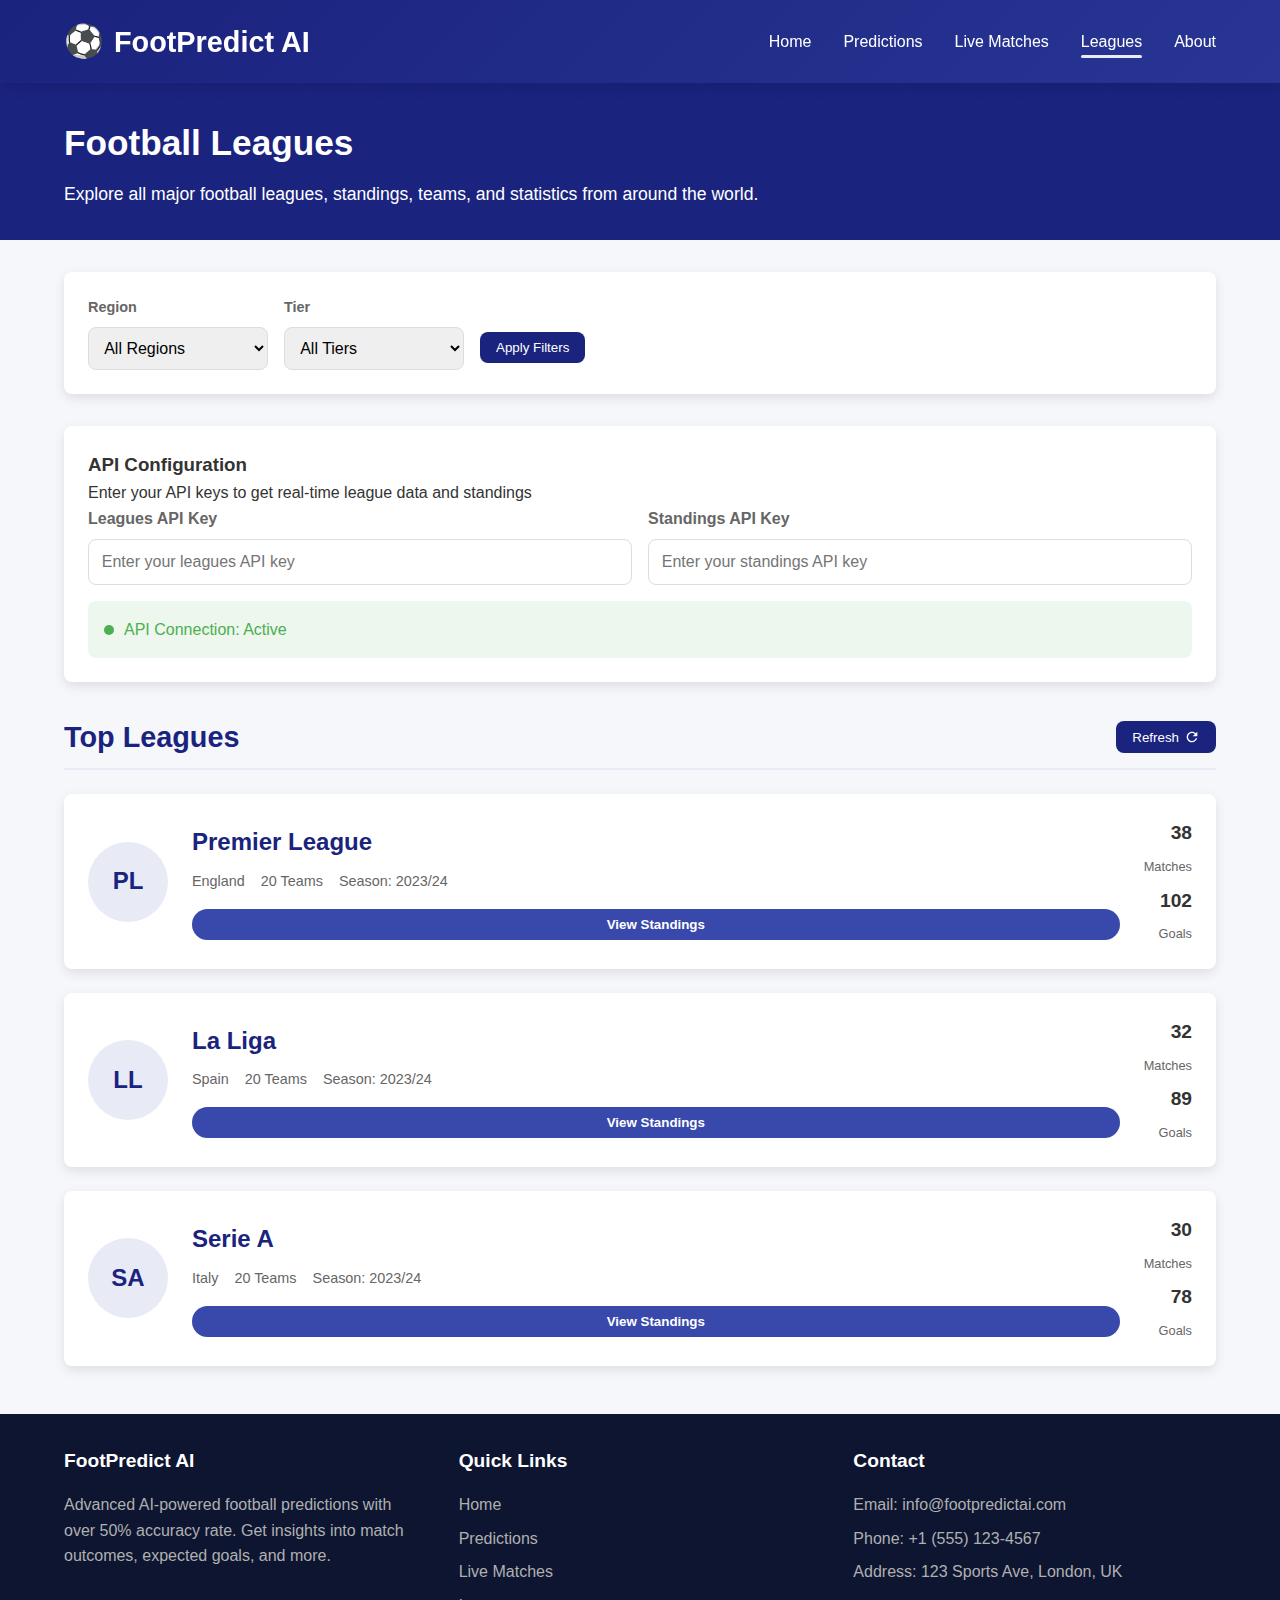
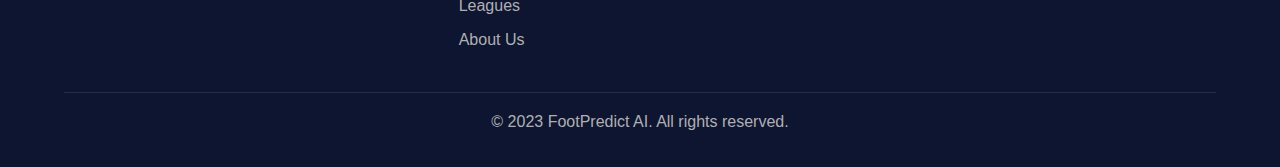
<file: Leagues.html>
<!DOCTYPE html>
<html lang="en">
<head>
    <meta charset="UTF-8">
    <meta name="viewport" content="width=device-width, initial-scale=1.0">
    <title>Football Leagues - FootPredict AI</title>
    <style>
        :root {
            --primary: #1a237e;
            --secondary: #283593;
            --accent: #3949ab;
            --light: #e8eaf6;
            --dark: #0d1530;
            --success: #4caf50;
            --warning: #ff9800;
            --danger: #f44336;
            --text: #333;
            --text-light: #666;
            --white: #fff;
            --shadow: 0 4px 12px rgba(0,0,0,0.1);
            --radius: 8px;
        }

        * {
            margin: 0;
            padding: 0;
            box-sizing: border-box;
            font-family: 'Segoe UI', Tahoma, Geneva, Verdana, sans-serif;
        }

        body {
            background-color: #f5f7fa;
            color: var(--text);
            line-height: 1.6;
        }

        header {
            background: linear-gradient(135deg, var(--primary), var(--secondary));
            color: var(--white);
            padding: 1rem 0;
            box-shadow: var(--shadow);
            position: sticky;
            top: 0;
            z-index: 100;
        }

        .container {
            width: 90%;
            max-width: 1200px;
            margin: 0 auto;
        }

        .header-content {
            display: flex;
            justify-content: space-between;
            align-items: center;
        }

        .logo {
            display: flex;
            align-items: center;
            gap: 10px;
        }

        .logo h1 {
            font-size: 1.8rem;
            font-weight: 700;
        }

        .logo-icon {
            font-size: 2rem;
        }

        nav ul {
            display: flex;
            list-style: none;
            gap: 2rem;
        }

        nav a {
            color: var(--white);
            text-decoration: none;
            font-weight: 500;
            transition: all 0.3s ease;
            padding: 0.5rem 0;
            position: relative;
        }

        nav a:hover {
            color: var(--light);
        }

        nav a.active::after {
            content: '';
            position: absolute;
            bottom: 0;
            left: 0;
            width: 100%;
            height: 3px;
            background-color: var(--light);
            border-radius: 3px;
        }

        .page-hero {
            background: linear-gradient(rgba(26, 35, 126, 0.85), rgba(26, 35, 126, 0.9)), url('data:image/svg+xml;utf8,<svg xmlns="http://www.w3.org/2000/svg" width="100" height="100" viewBox="0 0 100 100"><rect width="100" height="100" fill="%231a237e"/><path d="M0 0L100 100M100 0L0 100" stroke="%23283593" stroke-width="1"/></svg>');
            color: var(--white);
            padding: 2rem 0;
            margin-bottom: 2rem;
        }

        .page-hero h2 {
            font-size: 2.2rem;
            margin-bottom: 0.5rem;
        }

        .page-hero p {
            font-size: 1.1rem;
            max-width: 700px;
        }

        .filters {
            background-color: var(--white);
            border-radius: var(--radius);
            box-shadow: var(--shadow);
            padding: 1.5rem;
            margin-bottom: 2rem;
            display: flex;
            flex-wrap: wrap;
            gap: 1rem;
            align-items: center;
        }

        .filter-group {
            display: flex;
            flex-direction: column;
            gap: 0.5rem;
        }

        .filter-group label {
            font-weight: 600;
            color: var(--text-light);
            font-size: 0.9rem;
        }

        .filter-select {
            padding: 0.7rem;
            border: 1px solid #ddd;
            border-radius: var(--radius);
            font-size: 1rem;
            min-width: 180px;
        }

        .section-header {
            display: flex;
            justify-content: space-between;
            align-items: center;
            margin-bottom: 1.5rem;
            padding-bottom: 0.5rem;
            border-bottom: 2px solid var(--light);
        }

        .section-title {
            font-size: 1.8rem;
            color: var(--primary);
            font-weight: 700;
        }

        .refresh-btn {
            background-color: var(--primary);
            color: var(--white);
            border: none;
            padding: 0.5rem 1rem;
            border-radius: var(--radius);
            cursor: pointer;
            display: flex;
            align-items: center;
            gap: 5px;
            transition: all 0.3s ease;
        }

        .refresh-btn:hover {
            background-color: var(--secondary);
        }

        .card {
            background-color: var(--white);
            border-radius: var(--radius);
            box-shadow: var(--shadow);
            padding: 1.5rem;
            margin-bottom: 1.5rem;
            transition: transform 0.3s ease;
        }

        .card:hover {
            transform: translateY(-5px);
        }

        .league-card {
            display: grid;
            grid-template-columns: auto 1fr auto;
            gap: 1.5rem;
            align-items: center;
        }

        .league-logo {
            width: 80px;
            height: 80px;
            background-color: var(--light);
            border-radius: 50%;
            display: flex;
            align-items: center;
            justify-content: center;
            font-weight: bold;
            color: var(--primary);
            font-size: 1.5rem;
        }

        .league-info {
            display: flex;
            flex-direction: column;
            gap: 0.5rem;
        }

        .league-name {
            font-size: 1.5rem;
            font-weight: 700;
            color: var(--primary);
        }

        .league-details {
            display: flex;
            gap: 1rem;
            color: var(--text-light);
            font-size: 0.9rem;
        }

        .league-detail {
            display: flex;
            align-items: center;
            gap: 5px;
        }

        .league-stats {
            display: flex;
            flex-direction: column;
            gap: 0.5rem;
            text-align: right;
        }

        .stat-value {
            font-size: 1.2rem;
            font-weight: 700;
        }

        .stat-label {
            font-size: 0.8rem;
            color: var(--text-light);
        }

        .view-league-btn {
            background-color: var(--accent);
            color: var(--white);
            border: none;
            padding: 0.5rem 1.5rem;
            border-radius: 30px;
            cursor: pointer;
            font-weight: 600;
            transition: all 0.3s ease;
            margin-top: 0.5rem;
        }

        .view-league-btn:hover {
            background-color: var(--primary);
            transform: translateY(-2px);
        }

        .standings-section {
            margin-top: 2rem;
        }

        .standings-table {
            width: 100%;
            border-collapse: collapse;
            margin-top: 1rem;
        }

        .standings-table th {
            background-color: var(--light);
            padding: 1rem;
            text-align: left;
            font-weight: 600;
            color: var(--primary);
        }

        .standings-table td {
            padding: 1rem;
            border-bottom: 1px solid #eee;
        }

        .standings-table tr:hover {
            background-color: rgba(232, 234, 246, 0.5);
        }

        .team-cell {
            display: flex;
            align-items: center;
            gap: 0.5rem;
        }

        .team-logo-small {
            width: 25px;
            height: 25px;
            background-color: var(--light);
            border-radius: 50%;
            display: flex;
            align-items: center;
            justify-content: center;
            font-size: 0.7rem;
            font-weight: bold;
            color: var(--primary);
        }

        .form-indicator {
            display: flex;
            gap: 2px;
        }

        .form-dot {
            width: 8px;
            height: 8px;
            border-radius: 50%;
        }

        .form-win {
            background-color: var(--success);
        }

        .form-draw {
            background-color: var(--warning);
        }

        .form-loss {
            background-color: var(--danger);
        }

        .api-settings {
            background-color: var(--white);
            border-radius: var(--radius);
            box-shadow: var(--shadow);
            padding: 1.5rem;
            margin-bottom: 2rem;
        }

        .api-form {
            display: grid;
            grid-template-columns: 1fr 1fr;
            gap: 1rem;
        }

        .form-group {
            display: flex;
            flex-direction: column;
            gap: 0.5rem;
        }

        .form-group label {
            font-weight: 600;
            color: var(--text-light);
        }

        .form-control {
            padding: 0.8rem;
            border: 1px solid #ddd;
            border-radius: var(--radius);
            font-size: 1rem;
        }

        .form-control:focus {
            outline: none;
            border-color: var(--accent);
        }

        .api-status {
            margin-top: 1rem;
            padding: 1rem;
            border-radius: var(--radius);
            display: flex;
            align-items: center;
            gap: 10px;
        }

        .api-status.connected {
            background-color: rgba(76, 175, 80, 0.1);
            color: var(--success);
        }

        .api-status.disconnected {
            background-color: rgba(244, 67, 54, 0.1);
            color: var(--danger);
        }

        .status-indicator {
            width: 10px;
            height: 10px;
            border-radius: 50%;
        }

        .status-indicator.connected {
            background-color: var(--success);
        }

        .status-indicator.disconnected {
            background-color: var(--danger);
        }

        footer {
            background-color: var(--dark);
            color: var(--white);
            padding: 2rem 0;
            margin-top: 3rem;
        }

        .footer-content {
            display: grid;
            grid-template-columns: repeat(3, 1fr);
            gap: 2rem;
        }

        .footer-section h3 {
            margin-bottom: 1rem;
            font-size: 1.2rem;
        }

        .footer-section p, .footer-section a {
            color: #b0b0b0;
            margin-bottom: 0.5rem;
            display: block;
            text-decoration: none;
        }

        .footer-section a:hover {
            color: var(--white);
        }

        .copyright {
            text-align: center;
            margin-top: 2rem;
            padding-top: 1rem;
            border-top: 1px solid rgba(255,255,255,0.1);
            color: #b0b0b0;
        }

        .loading {
            text-align: center;
            padding: 2rem;
            color: var(--text-light);
        }

        .spinner {
            border: 4px solid rgba(0, 0, 0, 0.1);
            border-left-color: var(--primary);
            border-radius: 50%;
            width: 40px;
            height: 40px;
            animation: spin 1s linear infinite;
            margin: 0 auto 1rem;
        }

        @keyframes spin {
            to { transform: rotate(360deg); }
        }

        .tabs {
            display: flex;
            gap: 0;
            margin-bottom: 1.5rem;
            border-bottom: 1px solid #ddd;
        }

        .tab {
            padding: 0.8rem 1.5rem;
            background: none;
            border: none;
            cursor: pointer;
            font-weight: 600;
            color: var(--text-light);
            border-bottom: 3px solid transparent;
            transition: all 0.3s ease;
        }

        .tab.active {
            color: var(--primary);
            border-bottom: 3px solid var(--primary);
        }

        .tab-content {
            display: none;
        }

        .tab-content.active {
            display: block;
        }

        @media (max-width: 768px) {
            .header-content {
                flex-direction: column;
                gap: 1rem;
            }

            nav ul {
                gap: 1rem;
            }

            .page-hero h2 {
                font-size: 1.8rem;
            }

            .filters {
                flex-direction: column;
                align-items: flex-start;
            }

            .filter-select {
                min-width: 100%;
            }

            .league-card {
                grid-template-columns: 1fr;
                text-align: center;
            }

            .league-stats {
                text-align: center;
            }

            .standings-table {
                font-size: 0.8rem;
            }

            .standings-table th, .standings-table td {
                padding: 0.5rem;
            }

            .api-form {
                grid-template-columns: 1fr;
            }

            .footer-content {
                grid-template-columns: 1fr;
            }

            .tabs {
                flex-wrap: wrap;
            }
        }
    </style>
</head>
<body>
    <header>
        <div class="container">
            <div class="header-content">
                <div class="logo">
                    <div class="logo-icon">⚽</div>
                    <h1>FootPredict AI</h1>
                </div>
                <nav>
                    <ul>
                        <li><a href="index.html">Home</a></li>
                        <li><a href="predictions.html">Predictions</a></li>
                        <li><a href="live-matches.html">Live Matches</a></li>
                        <li><a href="leagues.html" class="active">Leagues</a></li>
                        <li><a href="about.html">About</a></li>
                    </ul>
                </nav>
            </div>
        </div>
    </header>

    <section class="page-hero">
        <div class="container">
            <h2>Football Leagues</h2>
            <p>Explore all major football leagues, standings, teams, and statistics from around the world.</p>
        </div>
    </section>

    <div class="container">
        <section class="filters">
            <div class="filter-group">
                <label for="region-filter">Region</label>
                <select id="region-filter" class="filter-select">
                    <option value="all">All Regions</option>
                    <option value="europe">Europe</option>
                    <option value="south-america">South America</option>
                    <option value="north-america">North America</option>
                    <option value="asia">Asia</option>
                    <option value="africa">Africa</option>
                </select>
            </div>
            <div class="filter-group">
                <label for="tier-filter">Tier</label>
                <select id="tier-filter" class="filter-select">
                    <option value="all">All Tiers</option>
                    <option value="top">Top Tier</option>
                    <option value="second">Second Tier</option>
                    <option value="third">Third Tier</option>
                </select>
            </div>
            <button class="refresh-btn" style="margin-top: 1.8rem;">
                <span>Apply Filters</span>
            </button>
        </section>

        <section class="api-settings">
            <h3>API Configuration</h3>
            <p>Enter your API keys to get real-time league data and standings</p>
            <form class="api-form">
                <div class="form-group">
                    <label for="leagues-api">Leagues API Key</label>
                    <input type="text" id="leagues-api" class="form-control" placeholder="Enter your leagues API key">
                </div>
                <div class="form-group">
                    <label for="standings-api">Standings API Key</label>
                    <input type="text" id="standings-api" class="form-control" placeholder="Enter your standings API key">
                </div>
            </form>
            <div class="api-status connected">
                <div class="status-indicator connected"></div>
                <span>API Connection: Active</span>
            </div>
        </section>

        <section id="leagues">
            <div class="section-header">
                <h2 class="section-title">Top Leagues</h2>
                <button class="refresh-btn" id="refresh-leagues">
                    <span>Refresh</span>
                    <svg width="16" height="16" viewBox="0 0 24 24" fill="none" xmlns="http://www.w3.org/2000/svg">
                        <path d="M17.645 6.35C16.195 4.9 14.205 4 12 4C7.575 4 4 7.575 4 12C4 16.425 7.575 20 12 20C15.73 20 18.84 17.445 19.73 14H17.645C16.83 16.33 14.61 18 12 18C8.685 18 6 15.315 6 12C6 8.685 8.685 6 12 6C13.66 6 15.14 6.69 16.22 7.78L13 11H20V4L17.645 6.35Z" fill="currentColor"/>
                    </svg>
                </button>
            </div>

            <div class="card">
                <div class="league-card">
                    <div class="league-logo">PL</div>
                    <div class="league-info">
                        <div class="league-name">Premier League</div>
                        <div class="league-details">
                            <div class="league-detail">England</div>
                            <div class="league-detail">20 Teams</div>
                            <div class="league-detail">Season: 2023/24</div>
                        </div>
                        <button class="view-league-btn">View Standings</button>
                    </div>
                    <div class="league-stats">
                        <div class="stat-value">38</div>
                        <div class="stat-label">Matches</div>
                        <div class="stat-value">102</div>
                        <div class="stat-label">Goals</div>
                    </div>
                </div>
            </div>

            <div class="card">
                <div class="league-card">
                    <div class="league-logo">LL</div>
                    <div class="league-info">
                        <div class="league-name">La Liga</div>
                        <div class="league-details">
                            <div class="league-detail">Spain</div>
                            <div class="league-detail">20 Teams</div>
                            <div class="league-detail">Season: 2023/24</div>
                        </div>
                        <button class="view-league-btn">View Standings</button>
                    </div>
                    <div class="league-stats">
                        <div class="stat-value">32</div>
                        <div class="stat-label">Matches</div>
                        <div class="stat-value">89</div>
                        <div class="stat-label">Goals</div>
                    </div>
                </div>
            </div>

            <div class="card">
                <div class="league-card">
                    <div class="league-logo">SA</div>
                    <div class="league-info">
                        <div class="league-name">Serie A</div>
                        <div class="league-details">
                            <div class="league-detail">Italy</div>
                            <div class="league-detail">20 Teams</div>
                            <div class="league-detail">Season: 2023/24</div>
                        </div>
                        <button class="view-league-btn">View Standings</button>
                    </div>
                    <div class="league-stats">
                        <div class="stat-value">30</div>
          <div class="stat-label">Matches</div>
                        <div class="stat-value">78</div>
                        <div class="stat-label">Goals</div>
                    </div>
                </div>
            </div>

            <div class="card">
                <div class="league-card">
                    <div class="league-logo">BL</div>
                    <div class="league-info">
                        <div class="league-name">Bundesliga</div>
                        <div class="league-details">
                            <div class="league-detail">Germany</div>
                            <div class="league-detail">18 Teams</div>
                            <div class="league-detail">Season: 2023/24</div>
                        </div>
                        <button class="view-league-btn">View Standings</button>
                    </div>
                    <div class="league-stats">
                        <div class="stat-value">28</div>
                        <div class="stat-label">Matches</div>
                        <div class="stat-value">85</div>
                        <div class="stat-label">Goals</div>
                    </div>
                </div>
            </div>
        </section>

        <section id="league-detail" style="display: none;">
            <div class="section-header">
                <h2 class="section-title" id="detail-league-name">Premier League</h2>
                <button class="refresh-btn" id="back-to-leagues">
                    <span>Back to Leagues</span>
                </button>
            </div>

            <div class="tabs">
                <button class="tab active" data-tab="standings">Standings</button>
                <button class="tab" data-tab="teams">Teams</button>
                <button class="tab" data-tab="stats">Statistics</button>
                <button class="tab" data-tab="fixtures">Fixtures</button>
            </div>

            <div class="tab-content active" id="standings-tab">
                <div class="card">
                    <div class="standings-section">
                        <table class="standings-table">
                            <thead>
                                <tr>
                                    <th>#</th>
                                    <th>Team</th>
                                    <th>MP</th>
                                    <th>W</th>
                                    <th>D</th>
                                    <th>L</th>
                                    <th>GF</th>
                                    <th>GA</th>
                                    <th>GD</th>
                                    <th>Pts</th>
                                    <th>Form</th>
                                </tr>
                            </thead>
                            <tbody>
                                <tr>
                                    <td>1</td>
                                    <td>
                                        <div class="team-cell">
                                            <div class="team-logo-small">MCI</div>
                                            <span>Manchester City</span>
                                        </div>
                                    </td>
                                    <td>12</td>
                                    <td>9</td>
                                    <td>2</td>
                                    <td>1</td>
                                    <td>28</td>
                                    <td>8</td>
                                    <td>+20</td>
                                    <td>29</td>
                                    <td>
                                        <div class="form-indicator">
                                            <div class="form-dot form-win"></div>
                                            <div class="form-dot form-win"></div>
                                            <div class="form-dot form-draw"></div>
                                            <div class="form-dot form-win"></div>
                                            <div class="form-dot form-win"></div>
                                        </div>
                                    </td>
                                </tr>
                                <tr>
                                    <td>2</td>
                                    <td>
                                        <div class="team-cell">
                                            <div class="team-logo-small">LIV</div>
                                            <span>Liverpool</span>
                                        </div>
                                    </td>
                                    <td>12</td>
                                    <td>8</td>
                                    <td>3</td>
                                    <td>1</td>
                                    <td>25</td>
                                    <td>10</td>
                                    <td>+15</td>
                                    <td>27</td>
                                    <td>
                                        <div class="form-indicator">
                                            <div class="form-dot form-win"></div>
                                            <div class="form-dot form-win"></div>
                                            <div class="form-dot form-win"></div>
                                            <div class="form-dot form-draw"></div>
                                            <div class="form-dot form-win"></div>
                                        </div>
                                    </td>
                                </tr>
                                <tr>
                                    <td>3</td>
                                    <td>
                                        <div class="team-cell">
                                            <div class="team-logo-small">ARS</div>
                                            <span>Arsenal</span>
                                        </div>
                                    </td>
                                    <td>12</td>
                                    <td>8</td>
                                    <td>2</td>
                                    <td>2</td>
                                    <td>22</td>
                                    <td>11</td>
                                    <td>+11</td>
                                    <td>26</td>
                                    <td>
                                        <div class="form-indicator">
                                            <div class="form-dot form-win"></div>
                                            <div class="form-dot form-loss"></div>
                                            <div class="form-dot form-win"></div>
                                            <div class="form-dot form-win"></div>
                                            <div class="form-dot form-win"></div>
                                        </div>
                                    </td>
                                </tr>
                                <tr>
                                    <td>4</td>
                                    <td>
                                        <div class="team-cell">
                                            <div class="team-logo-small">TOT</div>
                                            <span>Tottenham</span>
                                        </div>
                                    </td>
                                    <td>12</td>
                                    <td>7</td>
                                    <td>3</td>
                                    <td>2</td>
                                    <td>20</td>
                                    <td>14</td>
                                    <td>+6</td>
                                    <td>24</td>
                                    <td>
                                        <div class="form-indicator">
                                            <div class="form-dot form-win"></div>
                                            <div class="form-dot form-draw"></div>
                                            <div class="form-dot form-win"></div>
                                            <div class="form-dot form-loss"></div>
                                            <div class="form-dot form-win"></div>
                                        </div>
                                    </td>
                                </tr>
                                <tr>
                                    <td>5</td>
                                    <td>
                                        <div class="team-cell">
                                            <div class="team-logo-small">CHE</div>
                                            <span>Chelsea</span>
                                        </div>
                                    </td>
                                    <td>12</td>
                                    <td>6</td>
                                    <td>3</td>
                                    <td>3</td>
                                    <td>18</td>
                                    <td>15</td>
                                    <td>+3</td>
                                    <td>21</td>
                                    <td>
                                        <div class="form-indicator">
                                            <div class="form-dot form-draw"></div>
                                            <div class="form-dot form-win"></div>
                                            <div class="form-dot form-loss"></div>
                                            <div class="form-dot form-win"></div>
                                            <div class="form-dot form-win"></div>
                                        </div>
                                    </td>
                                </tr>
                            </tbody>
                        </table>
                    </div>
                </div>
            </div>

            <div class="tab-content" id="teams-tab">
                <div class="card">
                    <p>Teams information will be displayed here. This would include team details, squad information, and performance metrics.</p>
                </div>
            </div>

            <div class="tab-content" id="stats-tab">
                <div class="card">
                    <p>League statistics will be displayed here. This would include top scorers, assists, clean sheets, and other performance metrics.</p>
                </div>
            </div>

            <div class="tab-content" id="fixtures-tab">
                <div class="card">
                    <p>Upcoming fixtures and recent results will be displayed here.</p>
                </div>
            </div>
        </section>
    </div>

    <footer>
        <div class="container">
            <div class="footer-content">
                <div class="footer-section">
                    <h3>FootPredict AI</h3>
                    <p>Advanced AI-powered football predictions with over 50% accuracy rate. Get insights into match outcomes, expected goals, and more.</p>
                </div>
                <div class="footer-section">
                    <h3>Quick Links</h3>
                    <a href="index.html">Home</a>
                    <a href="predictions.html">Predictions</a>
                    <a href="live-matches.html">Live Matches</a>
                    <a href="leagues.html">Leagues</a>
                    <a href="about.html">About Us</a>
                </div>
                <div class="footer-section">
                    <h3>Contact</h3>
                    <p>Email: info@footpredictai.com</p>
                    <p>Phone: +1 (555) 123-4567</p>
                    <p>Address: 123 Sports Ave, London, UK</p>
                </div>
            </div>
            <div class="copyright">
                <p>&copy; 2023 FootPredict AI. All rights reserved.</p>
            </div>
        </div>
    </footer>

    <script>
        // API Integration Simulation
        document.addEventListener('DOMContentLoaded', function() {
            const refreshButton = document.getElementById('refresh-leagues');
            const filterButton = document.querySelector('.filters .refresh-btn');
            const regionFilter = document.getElementById('region-filter');
            const tierFilter = document.getElementById('tier-filter');
            const viewLeagueButtons = document.querySelectorAll('.view-league-btn');
            const backToLeaguesButton = document.getElementById('back-to-leagues');
            const tabs = document.querySelectorAll('.tab');
            const leaguesSection = document.getElementById('leagues');
            const leagueDetailSection = document.getElementById('league-detail');
            const detailLeagueName = document.getElementById('detail-league-name');
            
            refreshButton.addEventListener('click', function() {
                const section = this.closest('section');
                const cards = section.querySelectorAll('.card');
                
                // Show loading state
                cards.forEach(card => {
                    card.innerHTML = '<div class="loading"><div class="spinner"></div>Loading leagues...</div>';
                });
                
                // Simulate API call delay
                setTimeout(() => {
                    loadLeagues();
                }, 1500);
            });
            
            filterButton.addEventListener('click', function() {
                const section = document.getElementById('leagues');
                const cards = section.querySelectorAll('.card');
                
                // Show loading state
                cards.forEach(card => {
                    card.innerHTML = '<div class="loading"><div class="spinner"></div>Applying filters...</div>';
                });
                  // Simulate API call delay
                setTimeout(() => {
                    loadLeagues();
                }, 1500);
            });
            
            viewLeagueButtons.forEach(button => {
                button.addEventListener('click', function() {
                    const leagueCard = this.closest('.league-card');
                    const leagueName = leagueCard.querySelector('.league-name').textContent;
                    
                    // Show league detail section
                    leaguesSection.style.display = 'none';
                    leagueDetailSection.style.display = 'block';
                    detailLeagueName.textContent = leagueName;
                });
            });
            
            backToLeaguesButton.addEventListener('click', function() {
                // Show leagues section
                leaguesSection.style.display = 'block';
                leagueDetailSection.style.display = 'none';
            });
            
            tabs.forEach(tab => {
                tab.addEventListener('click', function() {
                    const tabId = this.getAttribute('data-tab');
                    
                    // Remove active class from all tabs and contents
                    tabs.forEach(t => t.classList.remove('active'));
                    document.querySelectorAll('.tab-content').forEach(content => {
                        content.classList.remove('active');
                    });
                    
                    // Add active class to clicked tab and corresponding content
                    this.classList.add('active');
                    document.getElementById(`${tabId}-tab`).classList.add('active');
                });
            });
            
            function loadLeagues() {
                // In a real implementation, this would fetch from an API
                const leaguesContainer = document.getElementById('leagues');
                
                // Get filter values
                const region = regionFilter.value;
                const tier = tierFilter.value;
                
                // Show filter status
                let filterStatus = '';
                if (region !== 'all') filterStatus += `Region: ${regionFilter.options[regionFilter.selectedIndex].text} | `;
                if (tier !== 'all') filterStatus += `Tier: ${tierFilter.options[tierFilter.selectedIndex].text}`;
                
                if (filterStatus) {
                    const statusElement = document.createElement('div');
                    statusElement.className = 'api-status connected';
                    statusElement.innerHTML = `<div class="status-indicator connected"></div><span>Filters Applied: ${filterStatus}</span>`;
                    
                    const existingStatus = leaguesContainer.querySelector('.filter-status');
                    if (existingStatus) {
                        existingStatus.remove();
                    }
                    
                    leaguesContainer.insertBefore(statusElement, leaguesContainer.querySelector('.card'));
                    statusElement.className = 'api-status connected filter-status';
                }
                
                // Reload the leagues (in a real app, this would be filtered data from API)
                leaguesContainer.innerHTML = `
                    <div class="section-header">
                        <h2 class="section-title">Top Leagues</h2>
                        <button class="refresh-btn" id="refresh-leagues">
                            <span>Refresh</span>
                            <svg width="16" height="16" viewBox="0 0 24 24" fill="none" xmlns="http://www.w3.org/2000/svg">
                                <path d="M17.645 6.35C16.195 4.9 14.205 4 12 4C7.575 4 4 7.575 4 12C4 16.425 7.575 20 12 20C15.73 20 18.84 17.445 19.73 14H17.645C16.83 16.33 14.61 18 12 18C8.685 18 6 15.315 6 12C6 8.685 8.685 6 12 6C13.66 6 15.14 6.69 16.22 7.78L13 11H20V4L17.645 6.35Z" fill="currentColor"/>
                            </svg>
                        </button>
                    </div>
                    <div class="card">
                        <div class="league-card">
                            <div class="league-logo">PL</div>
                            <div class="league-info">
                                <div class="league-name">Premier League</div>
                                <div class="league-details">
                                    <div class="league-detail">England</div>
                                    <div class="league-detail">20 Teams</div>
                                    <div class="league-detail">Season: 2023/24</div>
                                </div>
                                <button class="view-league-btn">View Standings</button>
                            </div>
                            <div class="league-stats">
                                <div class="stat-value">38</div>
                                <div class="stat-label">Matches</div>
                                <div class="stat-value">102</div>
                                <div class="stat-label">Goals</div>
                            </div>
                        </div>
                    </div>
                    <div class="card">
                        <div class="league-card">
                            <div class="league-logo">LL</div>
                            <div class="league-info">
                                <div class="league-name">La Liga</div>
                                <div class="league-details">
                                    <div class="league-detail">Spain</div>
                                    <div class="league-detail">20 Teams</div>
                                    <div class="league-detail">Season: 2023/24</div>
                                </div>
                                <button class="view-league-btn">View Standings</button>
                            </div>
                            <div class="league-stats">
                                <div class="stat-value">32</div>
                                <div class="stat-label">Matches</div>
                                <div class="stat-value">89</div>
                                <div class="stat-label">Goals</div>
                            </div>
                        </div>
                    </div>
                    <div class="card">
                        <div class="league-card">
                            <div class="league-logo">SA</div>
                            <div class="league-info">
                                <div class="league-name">Serie A</div>
                                <div class="league-details">
                                    <div class="league-detail">Italy</div>
                                    <div class="league-detail">20 Teams</div>
                                    <div class="league-detail">Season: 2023/24</div>
                                </div>
                                <button class="view-league-btn">View Standings</button>
                            </div>
                            <div class="league-stats">
                                <div class="stat-value">30</div>
                                <div class="stat-label">Matches</div>
                                <div class="stat-value">78</div>
                                <div class="stat-label">Goals</div>
                            </div>
                        </div>
                    </div>
                `;
                
                // Reattach event listeners
                const newRefreshButton = leaguesContainer.querySelector('#refresh-leagues');
                newRefreshButton.addEventListener('click', function() {
                    const section = this.closest('section');
                    const cards = section.querySelectorAll('.card');
                    
                    cards.forEach(card => {
                        card.innerHTML = '<div class="loading"><div class="spinner"></div>Loading leagues...</div>';
                    });
                    
                    setTimeout(() => {
                        loadLeagues();
                    }, 1500);
                });
                
                const newViewButtons = leaguesContainer.querySelectorAll('.view-league-btn');
                newViewButtons.forEach(button => {
                    button.addEventListener('click', function() {
                        const leagueCard = this.closest('.league-card');
                        const leagueName = leagueCard.querySelector('.league-name').textContent;
                        
                        // Show league detail section
                        leaguesSection.style.display = 'none';
                        leagueDetailSection.style.display = 'block';
                        detailLeagueName.textContent = leagueName;
                    });
                });
            }
            
            // Initialize with data
            loadLeagues();
        });
    </script>
</body>
</html>
</file>
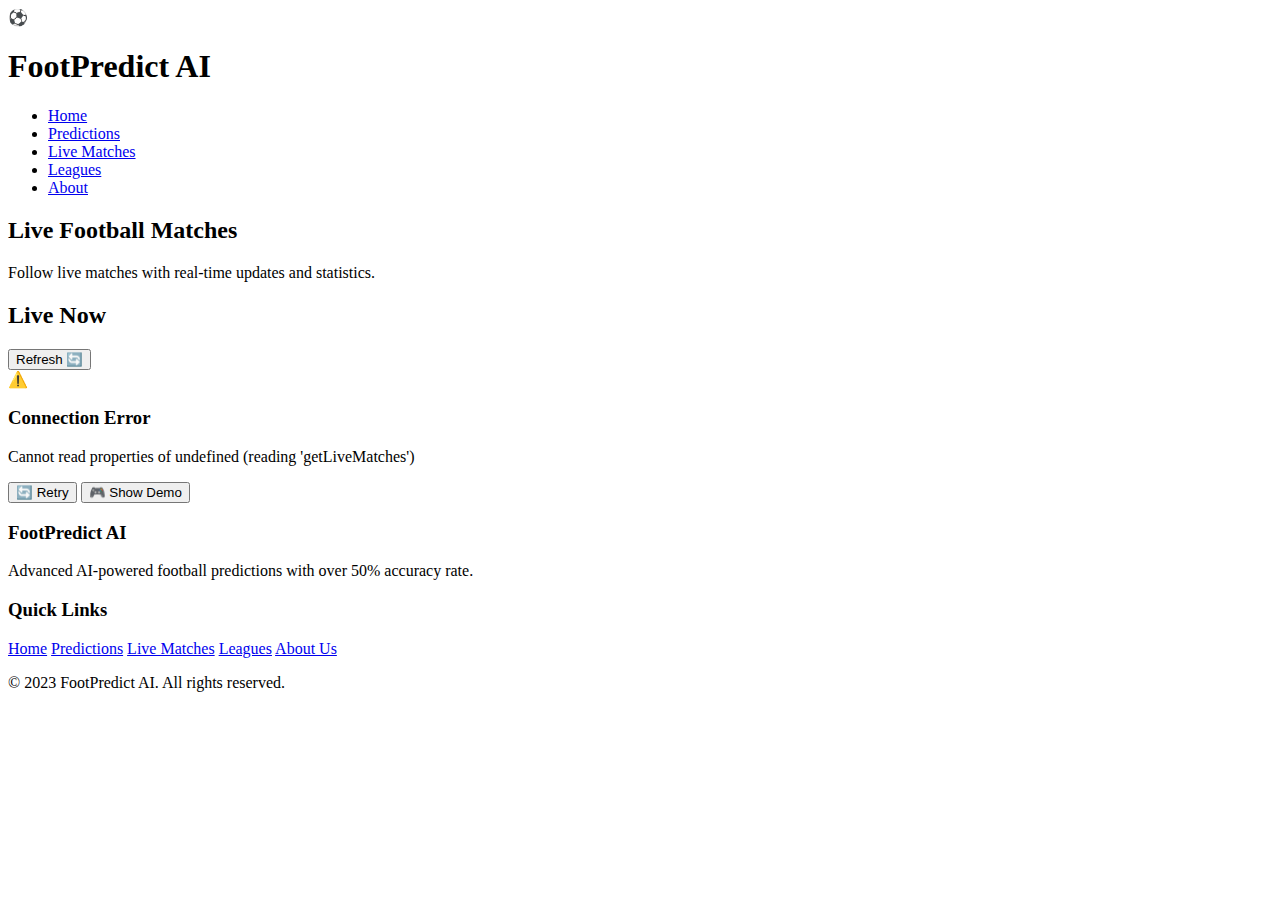
<file: live-matches.html>
<!DOCTYPE html>
<html lang="en">
<head>
    <meta charset="UTF-8">
    <meta name="viewport" content="width=device-width, initial-scale=1.0">
    <title>Live Matches - FootPredict AI</title>
    <link rel="stylesheet" href="css/style.css">
</head>
<body>
      <header>
        <div class="container">
            <div class="header-content">
                <div class="logo">
                    <div class="logo-icon">⚽</div>
                    <h1>FootPredict AI</h1>
                </div>
                <nav>
                    <ul>
                        <li><a href="index.html">Home</a></li>
                        <li><a href="predictions.html">Predictions</a></li>
                        <li><a href="live-matches.html" class="active">Live Matches</a></li>
                        <li><a href="leagues.html">Leagues</a></li>
                        <li><a href="about.html">About</a></li>
                    </ul>
                </nav>
            </div>
        </div>
</header>

    <section class="page-hero">
       <div class="container">
            <h2>Live Football Matches</h2>
            <p>Follow live matches with real-time updates and statistics.</p>
        </div>
    </section>    
    <div class="container">
        <section class="api-settings">
            </section>

        <section id="live-matches">
            <div class="section-header">
                <h2 class="section-title">Live Now</h2>
                <button class="refresh-btn" id="refresh-live">
                    <span>Refresh</span> 🔄
                </button>
            </div>

            <div id="live-matches-container">
                <p>Loading live matches...</p>
            </div>
        </section>
    </div>

    
    <footer>
        <div class="container">
            <div class="footer-content">
                <div class="footer-section">
                    <h3>FootPredict AI</h3>
                    <p>Advanced AI-powered football predictions with over 50% accuracy rate.</p>
                </div>
                <div class="footer-section">
                    <h3>Quick Links</h3>
                    <a href="index.html">Home</a>
                    <a href="predictions.html">Predictions</a>
                    <a href="live-matches.html">Live Matches</a>
                    <a href="leagues.html">Leagues</a>
                    <a href="about.html">About Us</a>
                </div>
            </div>
            <div class="copyright">
                <p>&copy; 2023 FootPredict AI. All rights reserved.</p>
            </div>
        </div>
    </footer>

    <script src="js/main.js"></script>
    <script src="js/live-matches.js"></script>
</body>
              </html>
</file>
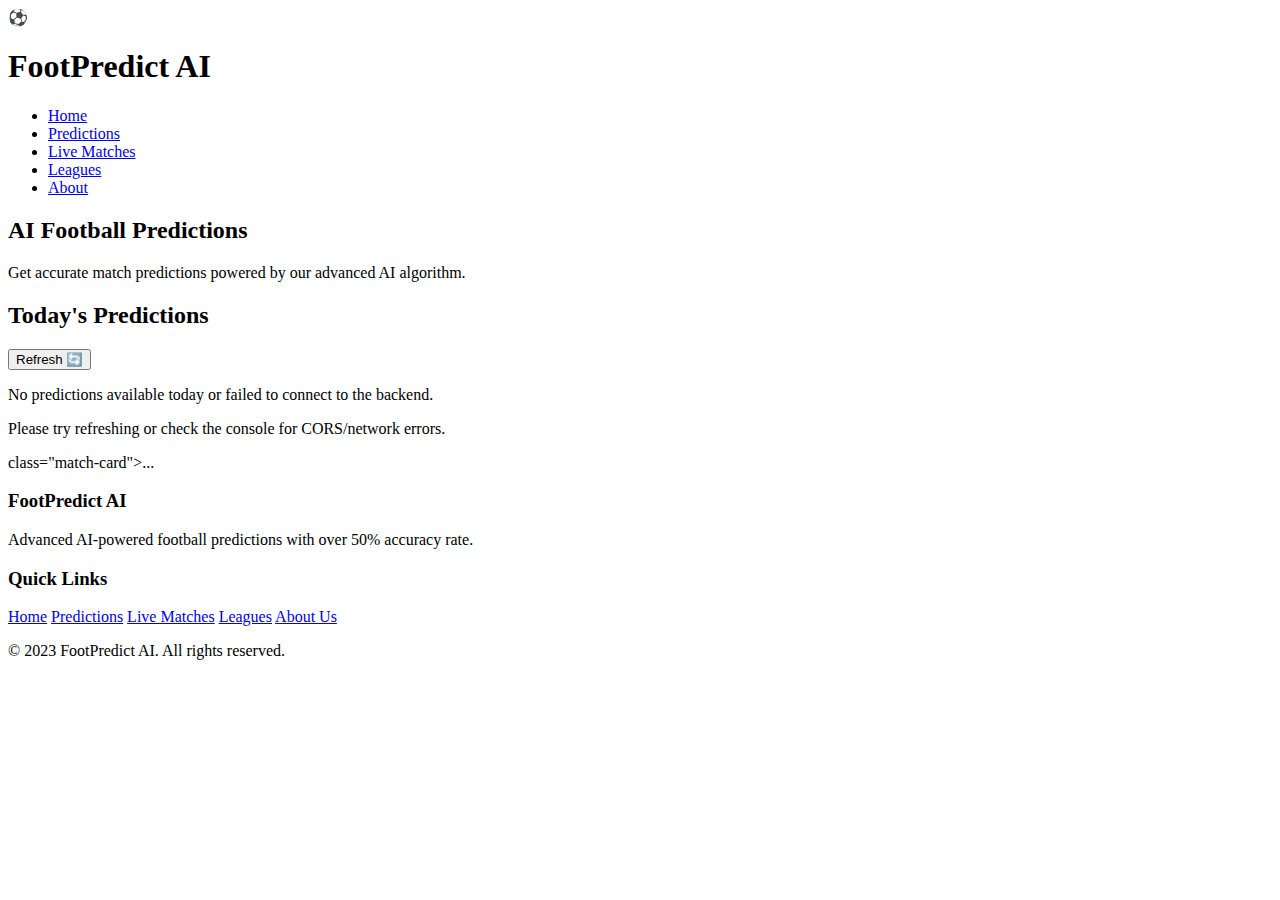
<file: predictions.html>
<!DOCTYPE html>
<html lang="en">
<head>
    <meta charset="UTF-8">
    <meta name="viewport" content="width=device-width, initial-scale=1.0">
    <title>AI Predictions - FootPredict AI</title>
    <link rel="stylesheet" href="css/style.css">
</head>
<body>
    <header>
        <div class="container">
            <div class="header-content">
                <div class="logo">
                    <div class="logo-icon">⚽</div>
                    <h1>FootPredict AI</h1>
                </div>
                <nav>
                    <ul>
                        <li><a href="index.html">Home</a></li>
                        <li><a href="predictions.html" class="active">Predictions</a></li>
                        <li><a href="live-matches.html">Live Matches</a></li>
                        <li><a href="leagues.html">Leagues</a></li>
                        <li><a href="about.html">About</a></li>
                    </ul>
                </nav>
            </div>
        </div>
    </header>

    <section class="page-hero">
        <div class="container">
            <h2>AI Football Predictions</h2>
            <p>Get accurate match predictions powered by our advanced AI algorithm.</p>
        </div>
    </section>
        <section id="predictions-list"> <div class="section-header">
                <h2 class="section-title">Today's Predictions</h2>
                <button class="refresh-btn" id="refresh-predictions">
                    <span>Refresh</span> 🔄
                </button>
            </div>

            <div id="predictions-container" class="card-list">
                <p>Loading predictions...</p>
            </div>

            </section>
    </div>
  <div>class="match-card">...</div>
<div id="predictions-container"></div>
    <footer>
        <div class="container">
            <div class="footer-content">
                <div class="footer-section">
                    <h3>FootPredict AI</h3>
                    <p>Advanced AI-powered football predictions with over 50% accuracy rate.</p>
                </div>
                <div class="footer-section">
                    <h3>Quick Links</h3>
                    <a href="index.html">Home</a>
                    <a href="predictions.html">Predictions</a>
                    <a href="live-matches.html">Live Matches</a>
                    <a href="leagues.html">Leagues</a>
                    <a href="about.html">About Us</a>
                </div>
            </div>
            <div class="copyright">
                <p>&copy; 2023 FootPredict AI. All rights reserved.</p>
            </div>
        </div>
    </footer>
    <script src="js/main.js"></script>
    <script src="js/predictions.js"></script>
</body>
  </html>
</file>
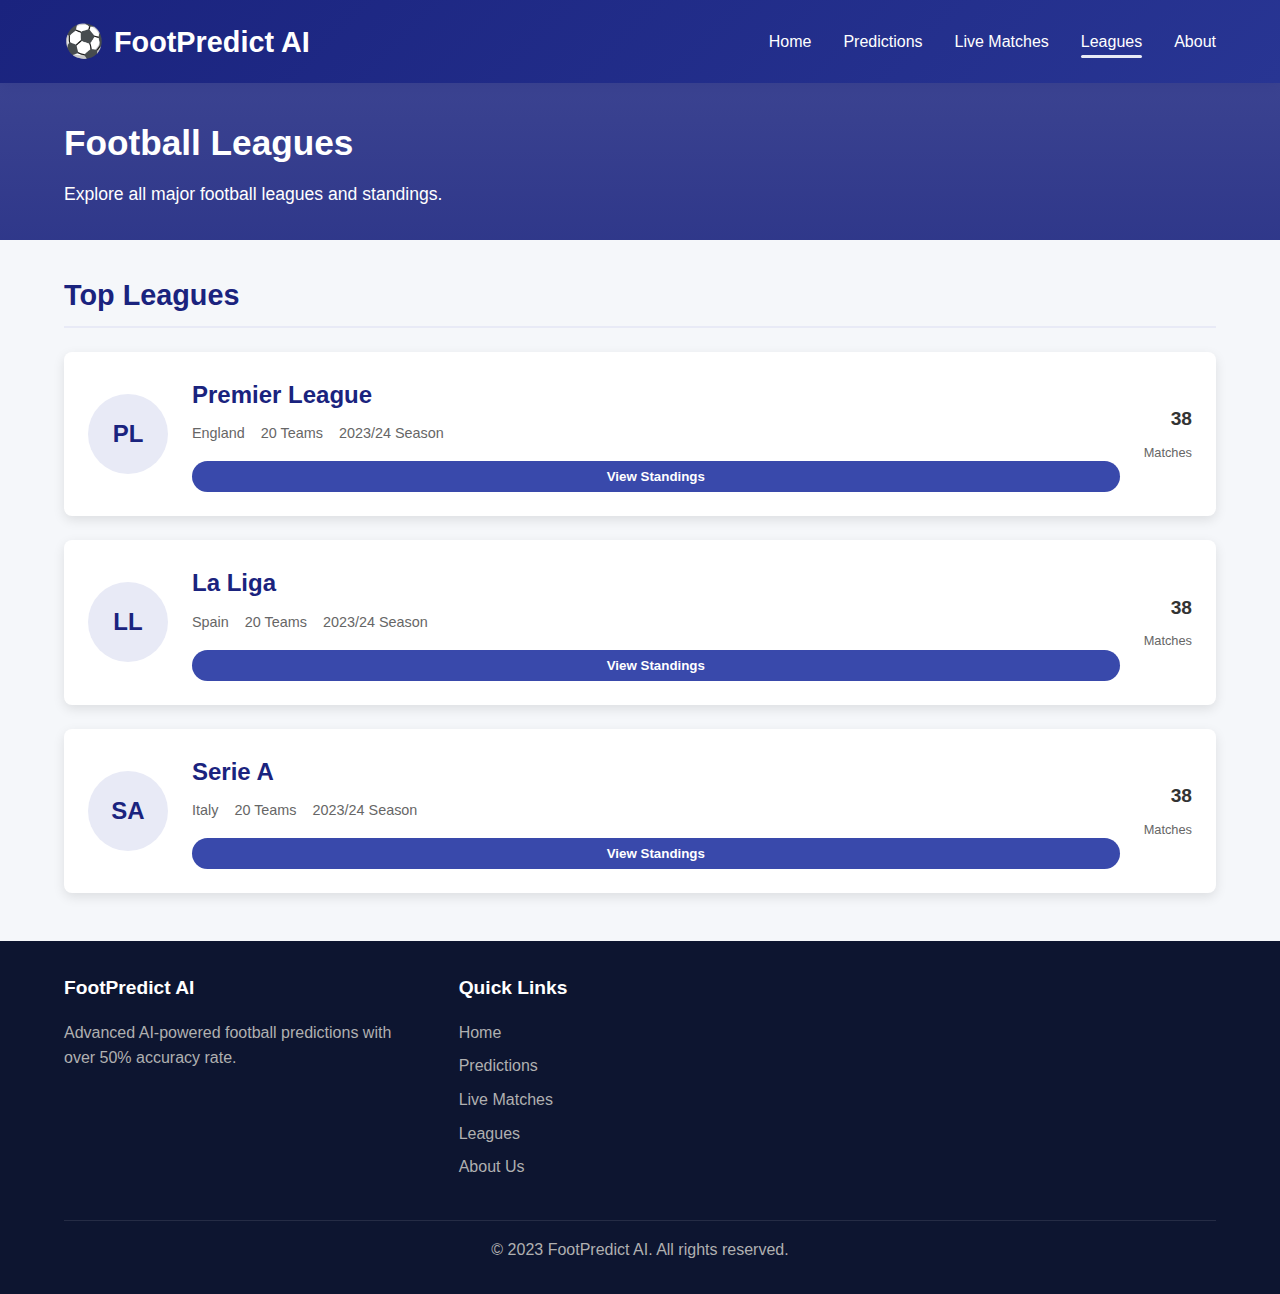
<file: frontend/leagues.html>
<!DOCTYPE html>
<html lang="en">
<head>
    <meta charset="UTF-8">
    <meta name="viewport" content="width=device-width, initial-scale=1.0">
    <title>Leagues - FootPredict AI</title>
    <link rel="stylesheet" href="css/style.css">
</head>
<body>
    <header>
        <div class="container">
            <div class="header-content">
                <div class="logo">
                    <div class="logo-icon">⚽</div>
                    <h1>FootPredict AI</h1>
                </div>
                <nav>
                    <ul>
                        <li><a href="index.html">Home</a></li>
                        <li><a href="predictions.html">Predictions</a></li>
                        <li><a href="live-matches.html">Live Matches</a></li>
                        <li><a href="leagues.html" class="active">Leagues</a></li>
                        <li><a href="about.html">About</a></li>
                    </ul>
                </nav>
            </div>
        </div>
    </header>

    <section class="page-hero">
        <div class="container">
            <h2>Football Leagues</h2>
            <p>Explore all major football leagues and standings.</p>
        </div>
    </section>

    <div class="container">
        <section id="leagues">
            <div class="section-header">
                <h2 class="section-title">Top Leagues</h2>
            </div>

            <div class="card">
                <div class="league-card">
                    <div class="league-logo">PL</div>
                    <div class="league-info">
                        <div class="league-name">Premier League</div>
                        <div class="league-details">
                            <div class="league-detail">England</div>
                            <div class="league-detail">20 Teams</div>
                            <div class="league-detail">2023/24 Season</div>
                        </div>
                        <button class="view-league-btn">View Standings</button>
                    </div>
                    <div class="league-stats">
                        <div class="stat-value">38</div>
                        <div class="stat-label">Matches</div>
                    </div>
                </div>
            </div>

            <div class="card">
                <div class="league-card">
                    <div class="league-logo">LL</div>
                    <div class="league-info">
                        <div class="league-name">La Liga</div>
                        <div class="league-details">
                            <div class="league-detail">Spain</div>
                            <div class="league-detail">20 Teams</div>
                            <div class="league-detail">2023/24 Season</div>
                        </div>
                        <button class="view-league-btn">View Standings</button>
                    </div>
                    <div class="league-stats">
                        <div class="stat-value">38</div>
                        <div class="stat-label">Matches</div>
                    </div>
                </div>
            </div>

            <div class="card">
                <div class="league-card">
                    <div class="league-logo">SA</div>
                    <div class="league-info">
                        <div class="league-name">Serie A</div>
                        <div class="league-details">
                            <div class="league-detail">Italy</div>
                            <div class="league-detail">20 Teams</div>
                            <div class="league-detail">2023/24 Season</div>
                        </div>
                        <button class="view-league-btn">View Standings</button>
                    </div>
                    <div class="league-stats">
                        <div class="stat-value">38</div>
                        <div class="stat-label">Matches</div>
                    </div>
                </div>
            </div>
        </section>
    </div>

    <footer>
        <div class="container">
            <div class="footer-content">
                <div class="footer-section">
                    <h3>FootPredict AI</h3>
                    <p>Advanced AI-powered football predictions with over 50% accuracy rate.</p>
                </div>
                <div class="footer-section">
                    <h3>Quick Links</h3>
                    <a href="index.html">Home</a>
                    <a href="predictions.html">Predictions</a>
                    <a href="live-matches.html">Live Matches</a>
                    <a href="leagues.html">Leagues</a>
                    <a href="about.html">About Us</a>
                </div>
            </div>
            <div class="copyright">
                <p>&copy; 2023 FootPredict AI. All rights reserved.</p>
            </div>
        </div>
    </footer>

    <script src="js/main.js"></script>
    <script src="config.js"></script>
</body>
  </html>
</file>
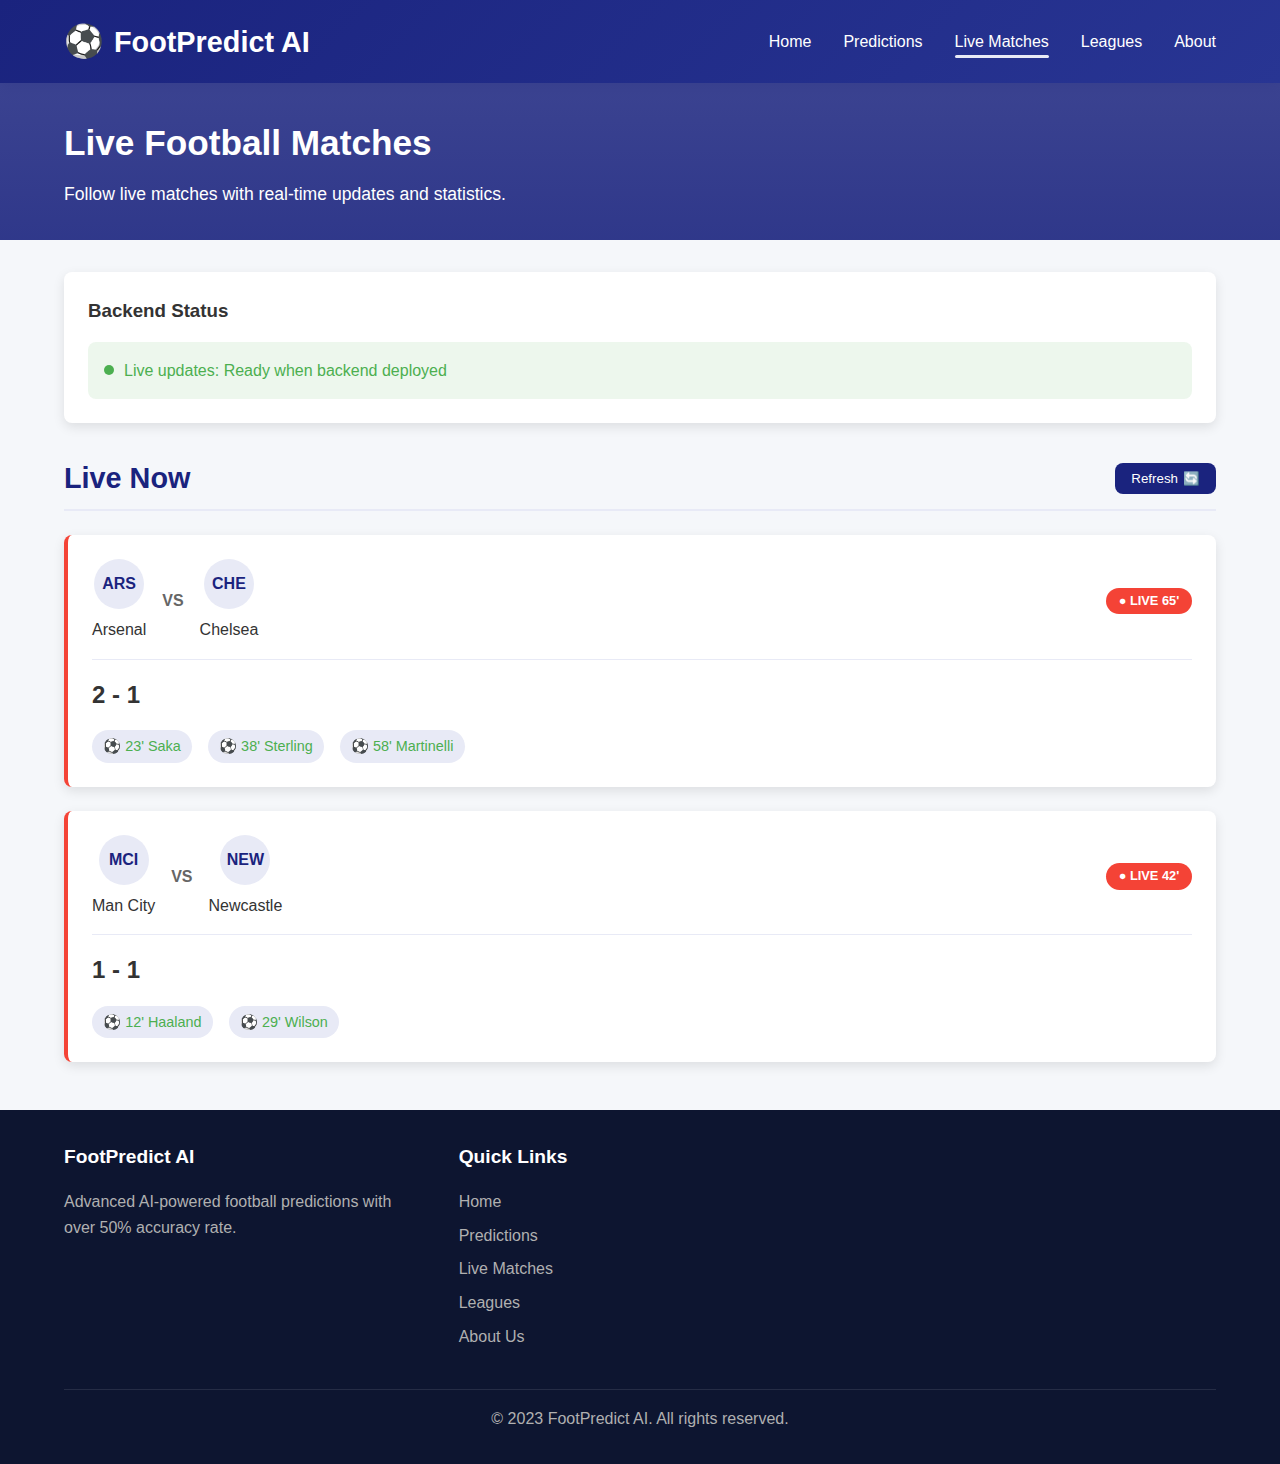
<file: frontend/live-matches.html>
<!DOCTYPE html>
<html lang="en">
<head>
    <meta charset="UTF-8">
    <meta name="viewport" content="width=device-width, initial-scale=1.0">
    <title>Live Matches - FootPredict AI</title>
    <link rel="stylesheet" href="css/style.css">
</head>
<body>
    <header>
        <div class="container">
            <div class="header-content">
                <div class="logo">
                    <div class="logo-icon">⚽</div>
                    <h1>FootPredict AI</h1>
                </div>
                <nav>
                    <ul>
                        <li><a href="index.html">Home</a></li>
                        <li><a href="predictions.html">Predictions</a></li>
                        <li><a href="live-matches.html" class="active">Live Matches</a></li>
                        <li><a href="leagues.html">Leagues</a></li>
                        <li><a href="about.html">About</a></li>
                    </ul>
                </nav>
            </div>
        </div>
    </header>

    <section class="page-hero">
        <div class="container">
            <h2>Live Football Matches</h2>
            <p>Follow live matches with real-time updates and statistics.</p>
        </div>
    </section>

    <div class="container">
        <section class="api-settings">
            <h3>Backend Status</h3>
            <div class="api-status connected">
                <div class="status-indicator connected"></div>
                <span>Live updates: Ready when backend deployed</span>
            </div>
        </section>

        <section id="live-matches">
            <div class="section-header">
                <h2 class="section-title">Live Now</h2>
                <button class="refresh-btn">
                    <span>Refresh</span> 🔄
                </button>
            </div>

            <div class="card live-match">
                <div class="card-header">
                    <div class="match-teams">
                        <div class="team">
                            <div class="team-logo">ARS</div>
                            <div class="team-name">Arsenal</div>
                        </div>
                        <div class="vs">VS</div>
                        <div class="team">
                            <div class="team-logo">CHE</div>
                            <div class="team-name">Chelsea</div>
                        </div>
                    </div>
                    <div class="live-badge">
                        <span>● LIVE 65'</span>
                    </div>
                </div>

                <div class="match-status">
                    <div class="score">2 - 1</div>
                </div>

                <div class="match-events">
                    <div class="event goal">⚽ 23' Saka</div>
                    <div class="event goal">⚽ 38' Sterling</div>
                    <div class="event goal">⚽ 58' Martinelli</div>
                </div>
            </div>

            <div class="card live-match">
                <div class="card-header">
                    <div class="match-teams">
                        <div class="team">
                            <div class="team-logo">MCI</div>
                            <div class="team-name">Man City</div>
                        </div>
                        <div class="vs">VS</div>
                        <div class="team">
                            <div class="team-logo">NEW</div>
                            <div class="team-name">Newcastle</div>
                        </div>
                    </div>
                    <div class="live-badge">
                        <span>● LIVE 42'</span>
                    </div>
                </div>

                <div class="match-status">
                    <div class="score">1 - 1</div>
                </div>

                <div class="match-events">
                    <div class="event goal">⚽ 12' Haaland</div>
                    <div class="event goal">⚽ 29' Wilson</div>
                </div>
            </div>
        </section>
    </div>

    <footer>
        <div class="container">
            <div class="footer-content">
                <div class="footer-section">
                    <h3>FootPredict AI</h3>
                    <p>Advanced AI-powered football predictions with over 50% accuracy rate.</p>
                </div>
                <div class="footer-section">
                    <h3>Quick Links</h3>
                    <a href="index.html">Home</a>
                    <a href="predictions.html">Predictions</a>
                    <a href="live-matches.html">Live Matches</a>
                    <a href="leagues.html">Leagues</a>
                    <a href="about.html">About Us</a>
                </div>
            </div>
            <div class="copyright">
                <p>&copy; 2023 FootPredict AI. All rights reserved.</p>
            </div>
        </div>
    </footer>

    <script src="js/main.js"></script>
    <script src="config.js"></script>
</body>
                          </html>
</file>
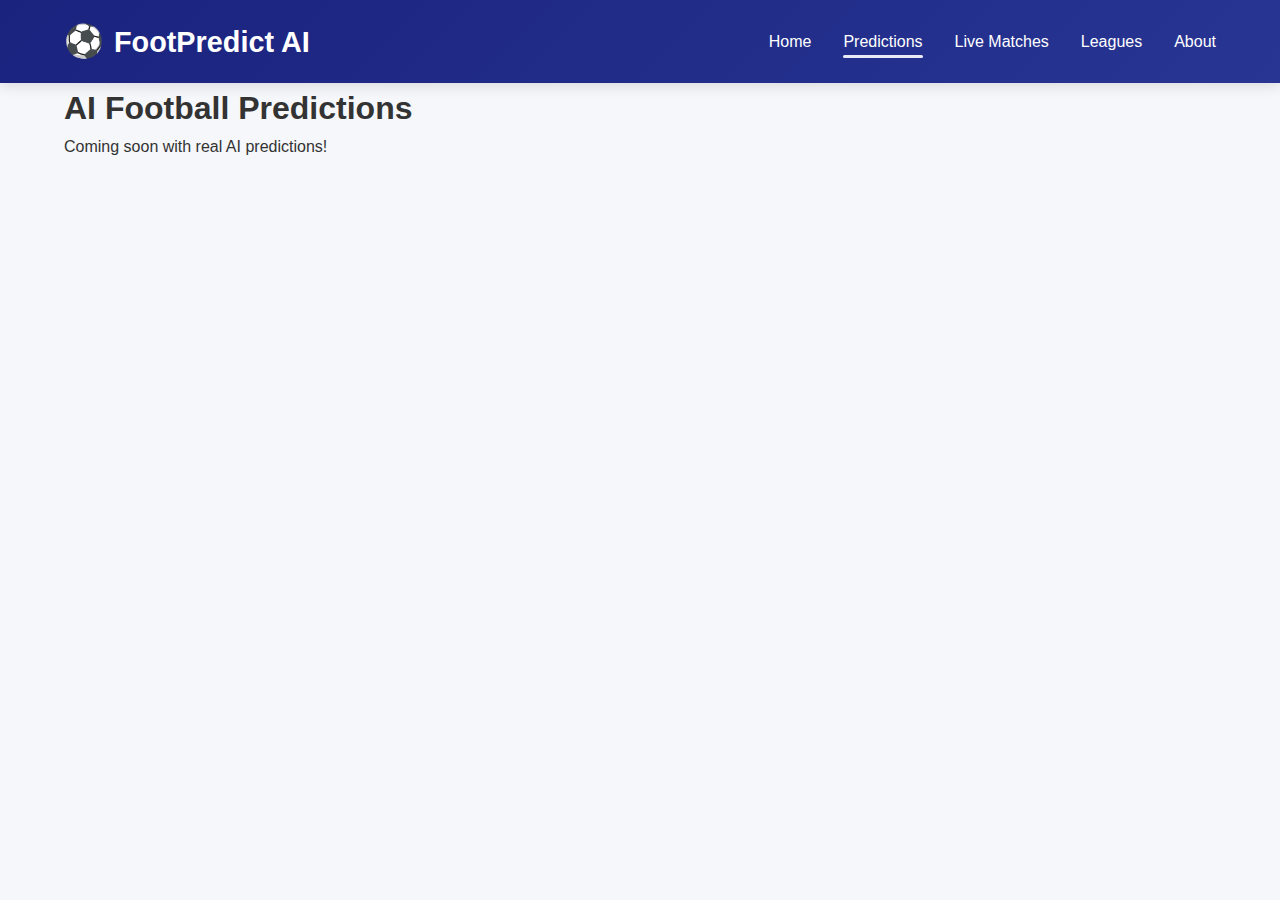
<file: frontend/predictions.html>
<!DOCTYPE html>
<html lang="en">
<head>
    <meta charset="UTF-8">
    <meta name="viewport" content="width=device-width, initial-scale=1.0">
    <title>Predictions - FootPredict AI</title>
    <link rel="stylesheet" href="css/style.css">
</head>
<body>
    <header>
        <div class="container">
            <div class="header-content">
                <div class="logo">
                    <div class="logo-icon">⚽</div>
                    <h1>FootPredict AI</h1>
                </div>
                <nav>
                    <ul>
                        <li><a href="index.html">Home</a></li>
                        <li><a href="predictions.html" class="active">Predictions</a></li>
                        <li><a href="live-matches.html">Live Matches</a></li>
                        <li><a href="leagues.html">Leagues</a></li>
                        <li><a href="about.html">About</a></li>
                    </ul>
                </nav>
            </div>
        </div>
    </header>

    <div class="container">
        <h1>AI Football Predictions</h1>
        <p>Coming soon with real AI predictions!</p>
    </div>

    <script src="js/main.js"></script>
</body>
                               </html>
</file>
<file: css/style.css>

</file>
<file: frontend/css/style.css>
:root {
    --primary: #1a237e;
    --secondary: #283593;
    --accent: #3949ab;
    --light: #e8eaf6;
    --dark: #0d1530;
    --success: #4caf50;
    --warning: #ff9800;
    --danger: #f44336;
    --text: #333;
    --text-light: #666;
    --white: #fff;
    --shadow: 0 4px 12px rgba(0,0,0,0.1);
    --radius: 8px;
}

* {
    margin: 0;
    padding: 0;
    box-sizing: border-box;
    font-family: 'Segoe UI', Tahoma, Geneva, Verdana, sans-serif;
}

body {
    background-color: #f5f7fa;
    color: var(--text);
    line-height: 1.6;
}

.container {
    width: 90%;
    max-width: 1200px;
    margin: 0 auto;
}

/* Header */
header {
    background: linear-gradient(135deg, var(--primary), var(--secondary));
    color: var(--white);
    padding: 1rem 0;
    box-shadow: var(--shadow);
}

.header-content {
    display: flex;
    justify-content: space-between;
    align-items: center;
}

.logo {
    display: flex;
    align-items: center;
    gap: 10px;
}

.logo h1 {
    font-size: 1.8rem;
    font-weight: 700;
}

.logo-icon {
    font-size: 2rem;
}

nav ul {
    display: flex;
    list-style: none;
    gap: 2rem;
}

nav a {
    color: var(--white);
    text-decoration: none;
    font-weight: 500;
    transition: all 0.3s ease;
    padding: 0.5rem 0;
    position: relative;
}

nav a:hover {
    color: var(--light);
}

nav a.active::after {
    content: '';
    position: absolute;
    bottom: 0;
    left: 0;
    width: 100%;
    height: 3px;
    background-color: var(--light);
    border-radius: 3px;
}

/* Hero Sections */
.hero {
    background: linear-gradient(rgba(26, 35, 126, 0.85), rgba(26, 35, 126, 0.9));
    color: var(--white);
    padding: 3rem 0;
    text-align: center;
    margin-bottom: 2rem;
}

.hero h2 {
    font-size: 2.5rem;
    margin-bottom: 1rem;
}

.hero p {
    font-size: 1.2rem;
    max-width: 700px;
    margin: 0 auto 1.5rem;
}

.page-hero {
    background: linear-gradient(rgba(26, 35, 126, 0.85), rgba(26, 35, 126, 0.9));
    color: var(--white);
    padding: 2rem 0;
    margin-bottom: 2rem;
}

.page-hero h2 {
    font-size: 2.2rem;
    margin-bottom: 0.5rem;
}

.page-hero p {
    font-size: 1.1rem;
    max-width: 700px;
}

/* Buttons */
.cta-button {
    display: inline-block;
    background-color: var(--accent);
    color: var(--white);
    padding: 0.8rem 2rem;
    border-radius: 30px;
    text-decoration: none;
    font-weight: 600;
    transition: all 0.3s ease;
    box-shadow: var(--shadow);
}

.cta-button:hover {
    background-color: var(--light);
    color: var(--primary);
    transform: translateY(-3px);
}

.refresh-btn {
    background-color: var(--primary);
    color: var(--white);
    border: none;
    padding: 0.5rem 1rem;
    border-radius: var(--radius);
    cursor: pointer;
    display: flex;
    align-items: center;
    gap: 5px;
    transition: all 0.3s ease;
}

.refresh-btn:hover {
    background-color: var(--secondary);
}

.view-league-btn {
    background-color: var(--accent);
    color: var(--white);
    border: none;
    padding: 0.5rem 1.5rem;
    border-radius: 30px;
    cursor: pointer;
    font-weight: 600;
    transition: all 0.3s ease;
    margin-top: 0.5rem;
}

.view-league-btn:hover {
    background-color: var(--primary);
    transform: translateY(-2px);
}

/* Sections */
.section-header {
    display: flex;
    justify-content: space-between;
    align-items: center;
    margin-bottom: 1.5rem;
    padding-bottom: 0.5rem;
    border-bottom: 2px solid var(--light);
}

.section-title {
    font-size: 1.8rem;
    color: var(--primary);
    font-weight: 700;
}

/* Cards */
.card {
    background-color: var(--white);
    border-radius: var(--radius);
    box-shadow: var(--shadow);
    padding: 1.5rem;
    margin-bottom: 1.5rem;
    transition: transform 0.3s ease;
}

.card:hover {
    transform: translateY(-5px);
}

.card-header {
    display: flex;
    justify-content: space-between;
    align-items: center;
    margin-bottom: 1rem;
}

/* Match Teams */
.match-teams {
    display: flex;
    align-items: center;
    gap: 1rem;
}

.team {
    display: flex;
    flex-direction: column;
    align-items: center;
    text-align: center;
    width: 40%;
}

.team-logo {
    width: 50px;
    height: 50px;
    background-color: var(--light);
    border-radius: 50%;
    display: flex;
    align-items: center;
    justify-content: center;
    margin-bottom: 0.5rem;
    font-weight: bold;
    color: var(--primary);
}

.vs {
    font-weight: bold;
    color: var(--text-light);
}

.match-time {
    color: var(--text-light);
    font-size: 0.9rem;
}

/* Predictions */
.prediction-section {
    background-color: var(--light);
    padding: 1rem;
    border-radius: var(--radius);
    margin-top: 1rem;
}

.prediction-header {
    display: flex;
    justify-content: space-between;
    align-items: center;
    margin-bottom: 1rem;
}

.ai-badge {
    background-color: var(--primary);
    color: var(--white);
    padding: 0.3rem 0.8rem;
    border-radius: 20px;
    font-size: 0.8rem;
    font-weight: 600;
}

.accuracy {
    font-size: 0.9rem;
    color: var(--text-light);
}

.prediction-details {
    display: grid;
    grid-template-columns: 1fr 1fr;
    gap: 1rem;
}

.prediction-item {
    display: flex;
    flex-direction: column;
    gap: 0.5rem;
}

.prediction-label {
    font-size: 0.9rem;
    color: var(--text-light);
}

.prediction-value {
    font-weight: 600;
    font-size: 1.1rem;
}

.confidence-meter {
    height: 8px;
    background-color: #e0e0e0;
    border-radius: 4px;
    overflow: hidden;
    margin-top: 0.5rem;
}

.confidence-level {
    height: 100%;
    background-color: var(--success);
    border-radius: 4px;
}

/* Live Matches */
.live-match {
    border-left: 4px solid var(--danger);
}

.live-badge {
    background-color: var(--danger);
    color: var(--white);
    padding: 0.2rem 0.8rem;
    border-radius: 20px;
    font-size: 0.8rem;
    font-weight: 600;
}

.match-status {
    display: flex;
    justify-content: space-between;
    margin-top: 1rem;
    padding-top: 1rem;
    border-top: 1px solid var(--light);
}

.score {
    font-size: 1.5rem;
    font-weight: 700;
}

.match-events {
    display: flex;
    flex-wrap: wrap;
    gap: 1rem;
    margin-top: 1rem;
}

.event {
    display: flex;
    align-items: center;
    gap: 5px;
    font-size: 0.9rem;
    padding: 0.3rem 0.7rem;
    background-color: var(--light);
    border-radius: 20px;
}

.event.goal {
    color: var(--success);
}

/* Leagues */
.league-card {
    display: grid;
    grid-template-columns: auto 1fr auto;
    gap: 1.5rem;
    align-items: center;
}

.league-logo {
    width: 80px;
    height: 80px;
    background-color: var(--light);
    border-radius: 50%;
    display: flex;
    align-items: center;
    justify-content: center;
    font-weight: bold;
    color: var(--primary);
    font-size: 1.5rem;
}

.league-info {
    display: flex;
    flex-direction: column;
    gap: 0.5rem;
}

.league-name {
    font-size: 1.5rem;
    font-weight: 700;
    color: var(--primary);
}

.league-details {
    display: flex;
    gap: 1rem;
    color: var(--text-light);
    font-size: 0.9rem;
}

.league-detail {
    display: flex;
    align-items: center;
    gap: 5px;
}

.league-stats {
    display: flex;
    flex-direction: column;
    gap: 0.5rem;
    text-align: right;
}

.stat-value {
    font-size: 1.2rem;
    font-weight: 700;
}

.stat-label {
    font-size: 0.8rem;
    color: var(--text-light);
}

/* API Settings */
.api-settings {
    background-color: var(--white);
    border-radius: var(--radius);
    box-shadow: var(--shadow);
    padding: 1.5rem;
    margin-bottom: 2rem;
}

.api-status {
    margin-top: 1rem;
    padding: 1rem;
    border-radius: var(--radius);
    display: flex;
    align-items: center;
    gap: 10px;
}

.api-status.connected {
    background-color: rgba(76, 175, 80, 0.1);
    color: var(--success);
}

.status-indicator {
    width: 10px;
    height: 10px;
    border-radius: 50%;
}

.status-indicator.connected {
    background-color: var(--success);
}

/* Stats Grid */
.stats-grid {
    display: grid;
    grid-template-columns: repeat(4, 1fr);
    gap: 1.5rem;
    margin-top: 2rem;
}

.stat-card {
    background: linear-gradient(135deg, var(--primary), var(--secondary));
    color: var(--white);
    padding: 1.5rem;
    border-radius: var(--radius);
    text-align: center;
    display: flex;
    flex-direction: column;
    gap: 0.5rem;
}

.stat-card .stat-value {
    font-size: 2.5rem;
    font-weight: 700;
}

.stat-card .stat-label {
    font-size: 0.9rem;
    opacity: 0.9;
}

/* Contact */
.contact-info {
    margin-top: 1rem;
}

.contact-item {
    margin-bottom: 0.5rem;
    padding: 0.5rem;
    background-color: var(--light);
    border-radius: var(--radius);
}

/* Footer */
footer {
    background-color: var(--dark);
    color: var(--white);
    padding: 2rem 0;
    margin-top: 3rem;
}

.footer-content {
    display: grid;
    grid-template-columns: repeat(3, 1fr);
    gap: 2rem;
}

.footer-section h3 {
    margin-bottom: 1rem;
    font-size: 1.2rem;
}

.footer-section p, .footer-section a {
    color: #b0b0b0;
    margin-bottom: 0.5rem;
    display: block;
    text-decoration: none;
}

.footer-section a:hover {
    color: var(--white);
}

.copyright {
    text-align: center;
    margin-top: 2rem;
    padding-top: 1rem;
    border-top: 1px solid rgba(255,255,255,0.1);
    color: #b0b0b0;
}

/* Responsive Design */
@media (max-width: 768px) {
    .header-content {
        flex-direction: column;
        gap: 1rem;
    }

    nav ul {
        gap: 1rem;
    }

    .hero h2 {
        font-size: 2rem;
    }

    .page-hero h2 {
        font-size: 1.8rem;
    }

    .prediction-details {
        grid-template-columns: 1fr;
    }

    .league-card {
        grid-template-columns: 1fr;
        text-align: center;
    }

    .league-stats {
        text-align: center;
    }

    .stats-grid {
        grid-template-columns: repeat(2, 1fr);
    }

    .footer-content {
        grid-template-columns: 1fr;
    }
    }
</file>
